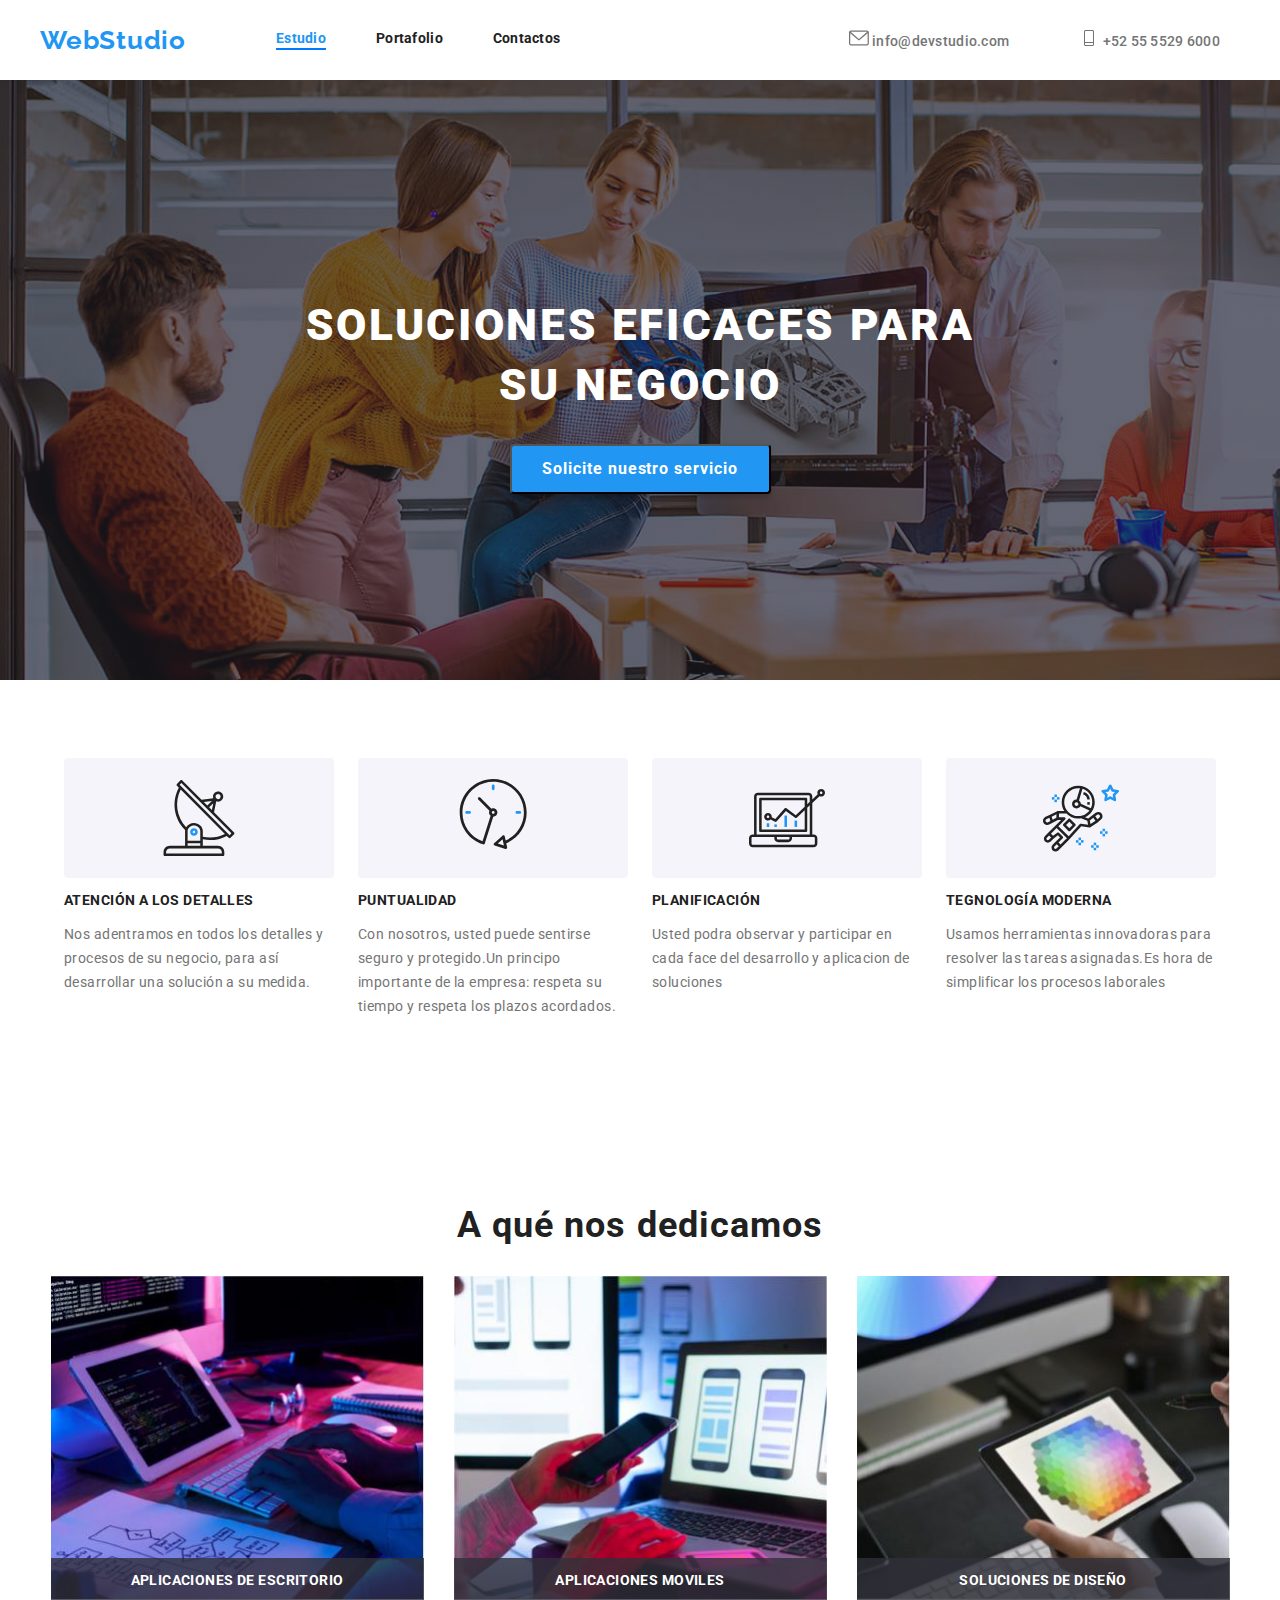
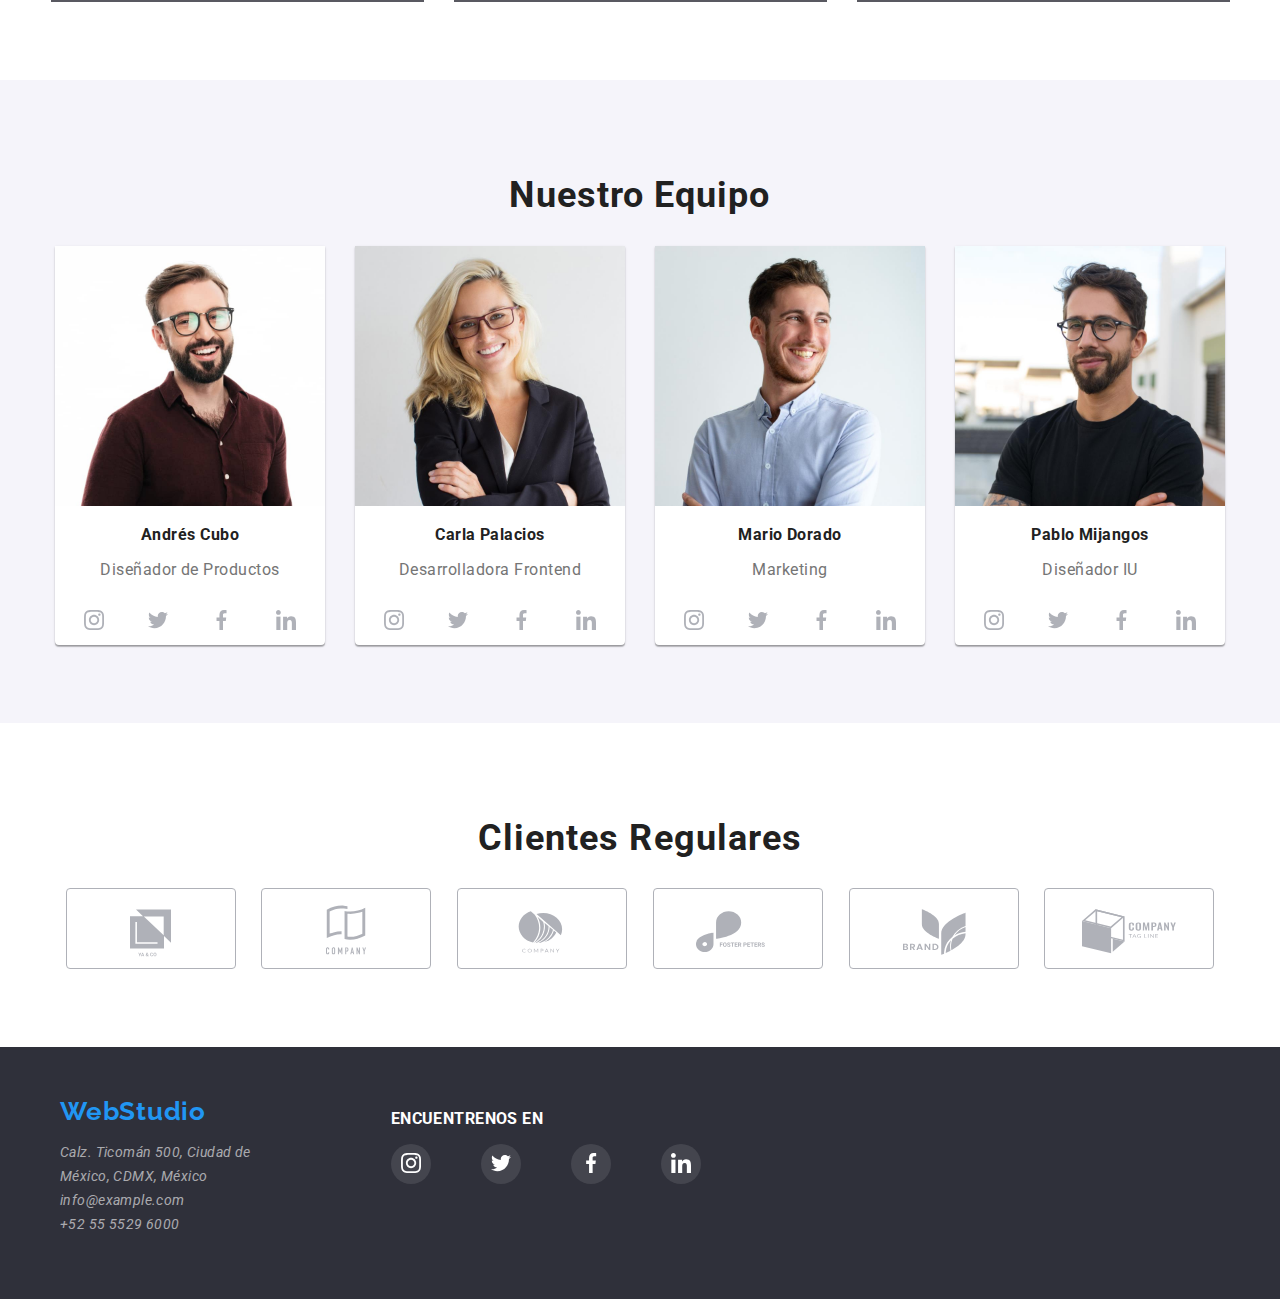
<file: index.html>
<!DOCTYPE html>
<html lang="es">
  <head>
    <meta charset="UTF-8" />
    <meta name="viewport" content="width=device-width, initial-scale=1.0" />
    <link rel="preconnect" href="https://fonts.googleapis.com" />
    <link rel="preconnect" href="https://fonts.gstatic.com" crossorigin />
    <link
      href="https://fonts.googleapis.com/css2?family=Raleway:wght@700&family=Roboto&display=swap"
      rel="stylesheet"
    />
    <link rel="stylesheet" href="css/modern-normalize.css" />
    <link rel="stylesheet" href="css/styles.css" />
    <title>WebStudio</title>
  </head>
  <body>
    <header>
      <div class="container container-header">
        <nav class="navigation-bar">
          <a href="./index.html" class="header-logo">WebStudio</a>
          <ul class="navigation-list">
            <li>
              <a href="index.html" class="nav-list-item active">Estudio</a>
            </li>
            <li>
              <a href="portafolio.html" class="nav-list-item">Portafolio</a>
            </li>
            <li><a href="#" class="nav-list-item">Contactos</a></li>
          </ul>
        </nav>
        <ul class="list-contact">
          <li>
            <a href="mailto:info@devstudio.com" class="list-contact-item">
              <svg width="20px" height="16px">
                <use href="./images/icons/symbol-defs.svg#icon-sobre"></use>
              </svg>
              info@devstudio.com
            </a>
          </li>
          <li>
            <a href="tel:+525555296000" class="list-contact-item">
              <svg width="20px" height="16px">
                <use href="./images/icons/symbol-defs.svg#icon-telefono"></use>
              </svg>

              +52 55 5529 6000
            </a>
          </li>
        </ul>
      </div>
    </header>
    <main>
      <section id="main__main" class="banner">
        <div class="container container-banner">
          <h1 class="title-banner">SOLUCIONES EFICACES PARA SU NEGOCIO</h1>
          <button type="button" class="btn-banner boton-solicitud">
            Solicite nuestro servicio
          </button>
        </div>
      </section>
      <section id="main__descripcion" class="section">
        <div class="container">
          <ul class="main-list-descripcion">
            <li>
              <div class="item-img">
                <svg class="" width="76px" height="78px">
                  <use
                    href="./images/icons/symbol-defs.svg#icon-antena-1"
                  ></use>
                </svg>
              </div>

              <h3 class="title-main-descripcion">ATENCIÓN A LOS DETALLES</h3>
              <p class="item-description">
                Nos adentramos en todos los detalles y procesos de su negocio,
                para así desarrollar una solución a su medida.
              </p>
            </li>
            <li>
              <div class="item-img">
                <svg class="" width="76px" height="78px">
                  <use href="./images/icons/symbol-defs.svg#icon-reloj-1"></use>
                </svg>
              </div>
              <h3 class="title-main-descripcion">PUNTUALIDAD</h3>
              <p class="item-description">
                Con nosotros, usted puede sentirse seguro y protegido.Un
                principo importante de la empresa: respeta su tiempo y respeta
                los plazos acordados.
              </p>
            </li>
            <li>
              <div class="item-img">
                <svg class="" width="76px" height="78px">
                  <use
                    href="./images/icons/symbol-defs.svg#icon-diagrama-1"
                  ></use>
                </svg>
              </div>
              <h3 class="title-main-descripcion">PLANIFICACIÓN</h3>
              <p class="item-description">
                Usted podra observar y participar en cada face del desarrollo y
                aplicacion de soluciones
              </p>
            </li>
            <li>
              <div class="item-img">
                <svg class="" width="76px" height="78px">
                  <use
                    href="./images/icons/symbol-defs.svg#icon-astronauta-1"
                  ></use>
                </svg>
              </div>
              <h3 class="title-main-descripcion">TEGNOLOGÍA MODERNA</h3>
              <p class="item-description">
                Usamos herramientas innovadoras para resolver las tareas
                asignadas.Es hora de simplificar los procesos laborales
              </p>
            </li>
          </ul>
        </div>
      </section>
      <section id="main__ofrecemos" class="section">
        <div class="container container-services">
          <h2 class="title-main-services">A qué nos dedicamos</h2>
          <ul class="main-list-services">
            <li class="service-card">
              <div class="card-overlay">
                <p class="overlay-text">APLICACIONES DE ESCRITORIO</p>
              </div>
              <img
                src="./images/caja_1.jpg"
                alt="primera imagen izquierda"
                width="373"
                height="323"
              />
            </li>
            <li class="service-card">
              <div class="card-overlay">
                <p class="overlay-text">APLICACIONES MOVILES</p>
              </div>
              <img
                src="./images/caja_2.jpg"
                alt="segunda imagen centro"
                width="373"
                height="323"
              />
            </li>
            <li class="service-card">
              <div class="card-overlay">
                <p class="overlay-text">SOLUCIONES DE DISEÑO</p>
              </div>
              <img
                src="./images/caja_3.jpg"
                alt="tercera imagen derecha"
                width="373"
                height="323"
              />
            </li>
          </ul>
        </div>
      </section>
      <section id="main__Equipo" class="section team-section">
        <div class="container">
          <h2 class="title-main-team">Nuestro Equipo</h2>
          <ul class="main-list-team">
            <li class="target">
              <img
                src="./images/andres_c.jpg"
                alt="Andres Cubo"
                width="270"
                height="260"
              />
              <h3 class="title-item-team">Andrés Cubo</h3>
              <p class="professions">Diseñador de Productos</p>
              <ul class="redes-tarjetas">
                <li>
                  <a class="redes-sociales">
                    <svg width="20" height="20">
                      <use
                        href="./images/icons/symbol-defs.svg#icon-instagram"
                      ></use>
                    </svg>
                  </a>
                </li>
                <li>
                  <a class="redes-sociales">
                    <svg width="20" height="20">
                      <use
                        href="./images/icons/symbol-defs.svg#icon-twitter"
                      ></use>
                    </svg>
                  </a>
                </li>
                <li>
                  <a class="redes-sociales">
                    <svg width="20" height="20">
                      <use
                        href="./images/icons/symbol-defs.svg#icon-facebook"
                      ></use>
                    </svg>
                  </a>
                </li>
                <li>
                  <a class="redes-sociales">
                    <svg width="20" height="20">
                      <use
                        href="./images/icons/symbol-defs.svg#icon-linkedin"
                      ></use>
                    </svg>
                  </a>
                </li>
              </ul>
            </li>

            <li class="target">
              <img src="./images/carla_p.jpg" width="270" height:="260"
              alt="Carla Palacios" />
              <h3 class="title-item-team">Carla Palacios</h3>
              <p class="professions">Desarrolladora Frontend</p>
              <ul class="redes-tarjetas">
                <li>
                  <a class="redes-sociales">
                    <svg width="20" height="20">
                      <use
                        href="./images/icons/symbol-defs.svg#icon-instagram"
                      ></use>
                    </svg>
                  </a>
                </li>
                <li>
                  <a class="redes-sociales">
                    <svg width="20" height="20">
                      <use
                        href="./images/icons/symbol-defs.svg#icon-twitter"
                      ></use>
                    </svg>
                  </a>
                </li>
                <li>
                  <a class="redes-sociales">
                    <svg width="20" height="20">
                      <use
                        href="./images/icons/symbol-defs.svg#icon-facebook"
                      ></use>
                    </svg>
                  </a>
                </li>
                <li>
                  <a class="redes-sociales">
                    <svg width="20" height="20">
                      <use
                        href="./images/icons/symbol-defs.svg#icon-linkedin"
                      ></use>
                    </svg>
                  </a>
                </li>
              </ul>
            </li>
            <li class="target">
              <img src="./images/mario_d.jpg" width="270" height:="260"
              alt="Mario Dorado" />
              <h3 class="title-item-team">Mario Dorado</h3>
              <p class="professions">Marketing</p>
              <ul class="redes-tarjetas">
                <li>
                  <a class="redes-sociales">
                    <svg width="20" height="20">
                      <use
                        href="./images/icons/symbol-defs.svg#icon-instagram"
                      ></use>
                    </svg>
                  </a>
                </li>
                <li>
                  <a class="redes-sociales">
                    <svg width="20" height="20">
                      <use
                        href="./images/icons/symbol-defs.svg#icon-twitter"
                      ></use>
                    </svg>
                  </a>
                </li>
                <li>
                  <a class="redes-sociales">
                    <svg width="20" height="20">
                      <use
                        href="./images/icons/symbol-defs.svg#icon-facebook"
                      ></use>
                    </svg>
                  </a>
                </li>
                <li>
                  <a class="redes-sociales">
                    <svg width="20" height="20">
                      <use
                        href="./images/icons/symbol-defs.svg#icon-linkedin"
                      ></use>
                    </svg>
                  </a>
                </li>
              </ul>
            </li>
            <li class="target">
              <img src="./images/pablo_m.jpg" width="270" height:="260"
              alt="Pablo Mijangos" />
              <h3 class="title-item-team">Pablo Mijangos</h3>
              <p class="professions">Diseñador IU</p>
              <ul class="redes-tarjetas">
                <li>
                  <a class="redes-sociales">
                    <svg width="20" height="20">
                      <use
                        href="./images/icons/symbol-defs.svg#icon-instagram"
                      ></use>
                    </svg>
                  </a>
                </li>
                <li>
                  <a class="redes-sociales">
                    <svg width="20" height="20">
                      <use
                        href="./images/icons/symbol-defs.svg#icon-twitter"
                      ></use>
                    </svg>
                  </a>
                </li>
                <li>
                  <a class="redes-sociales">
                    <svg width="20" height="20">
                      <use
                        href="./images/icons/symbol-defs.svg#icon-facebook"
                      ></use>
                    </svg>
                  </a>
                </li>
                <li>
                  <a class="redes-sociales">
                    <svg width="20" height="20">
                      <use
                        href="./images/icons/symbol-defs.svg#icon-linkedin"
                      ></use>
                    </svg>
                  </a>
                </li>
              </ul>
            </li>
          </ul>
        </div>
      </section>
      <section id="regular-customers" class="section">
        <h2 class="title-customers">Clientes Regulares</h2>
        <div class="container">
          <ul class="list-customers">
            <li>
              <div class="rectangulo">
                <svg width="106px">
                  <use href="./images/icons/symbol-defs.svg#icon-Logo-4"></use>
                </svg>
              </div>
            </li>

            <li>
              <div class="rectangulo">
                <svg width="106px">
                  <use href="./images/icons/symbol-defs.svg#icon-Logo-3"></use>
                </svg>
              </div>
            </li>
            <li>
              <div class="rectangulo">
                <svg width="106px">
                  <use href="./images/icons/symbol-defs.svg#icon-Logo-2"></use>
                </svg>
              </div>
            </li>
            <li>
              <div class="rectangulo">
                <svg width="106px">
                  <use href="./images/icons/symbol-defs.svg#icon-logo-5"></use>
                </svg>
              </div>
            </li>
            <li>
              <div class="rectangulo">
                <svg width="106px">
                  <use href="./images/icons/symbol-defs.svg#icon-Logo-1"></use>
                </svg>
              </div>
            </li>
            <li>
              <div class="rectangulo">
                <svg width="106px">
                  <use href="./images/icons/symbol-defs.svg#icon-Logo"></use>
                </svg>
              </div>
            </li>
          </ul>
        </div>
      </section>
    </main>
    <footer id="contactos">
      <div class="container container-footer">
        <address>
          <a href="#" class="logo-footer">WebStudio</a>
          <ul class="list-footer">
            <li>
              <a href="#" class="list-item-footer"
                >Calz. Ticomán 500, Ciudad de <br />México, CDMX, México</a
              >
            </li>
            <li>
              <a href="mailto:info@example.com" class="list-item-footer">
                info@example.com</a
              >
            </li>
            <li>
              <a href="tel:+525555296000" class="list-item-footer">
                +52 55 5529 6000</a
              >
            </li>
          </ul>
        </address>
        <div class="redes-footer">
          <h3>ENCUENTRENOS EN</h3>
          <div class="item-footer">
            <div class="circle">
              <use>
                <svg
                  width="20"
                  height="20"
                  viewBox="0 0 20 20"
                  fill="none"
                  xmlns="http://www.w3.org/2000/svg"
                >
                  <g id="instagram 2" clip-path="url(#clip0_75273_796)">
                    <path
                      id="Vector"
                      d="M19.9804 5.88005C19.9336 4.81738 19.7617 4.0868 19.5156 3.45374C19.2616 2.78176 18.8709 2.18014 18.359 1.68002C17.8589 1.1721 17.2533 0.777435 16.5891 0.527447C15.9524 0.281274 15.2256 0.109427 14.163 0.0625732C13.0924 0.0117516 12.7525 0 10.0371 0C7.32173 0 6.98185 0.0117516 5.91521 0.0586052C4.85253 0.105459 4.12195 0.277459 3.48904 0.523479C2.81692 0.777435 2.2153 1.16814 1.71517 1.68002C1.20726 2.18014 0.812743 2.78573 0.562603 3.44992C0.31643 4.0868 0.144583 4.81341 0.0977294 5.87609C0.0469078 6.9467 0.0351562 7.28658 0.0351562 10.002C0.0351562 12.7173 0.0469078 13.0572 0.0937614 14.1239C0.140615 15.1865 0.312615 15.9171 0.558787 16.5502C0.812743 17.2221 1.20726 17.8238 1.71517 18.3239C2.2153 18.8318 2.82088 19.2265 3.48508 19.4765C4.12195 19.7226 4.84856 19.8945 5.91139 19.9413C6.97788 19.9883 7.31791 19.9999 10.0333 19.9999C12.7487 19.9999 13.0885 19.9883 14.1552 19.9413C15.2179 19.8945 15.9484 19.7226 16.5813 19.4765C17.9254 18.9568 18.9881 17.8941 19.5078 16.5502C19.7538 15.9133 19.9258 15.1865 19.9727 14.1239C20.0195 13.0572 20.0313 12.7173 20.0313 10.002C20.0313 7.28658 20.0273 6.9467 19.9804 5.88005ZM18.1794 14.0457C18.1364 15.0225 17.9723 15.5499 17.8356 15.9015C17.4995 16.7728 16.808 17.4643 15.9367 17.8004C15.5851 17.9372 15.0538 18.1012 14.0809 18.1441C13.026 18.1911 12.7096 18.2027 10.0411 18.2027C7.37255 18.2027 7.05221 18.1911 6.00113 18.1441C5.02438 18.1012 4.49693 17.9372 4.1453 17.8004C3.71171 17.6402 3.31704 17.3862 2.9967 17.0541C2.6646 16.7298 2.41065 16.3391 2.2504 15.9055C2.11365 15.5539 1.94959 15.0225 1.90671 14.0497C1.8597 12.9948 1.8481 12.6783 1.8481 10.0097C1.8481 7.34122 1.8597 7.02087 1.90671 5.96995C1.94959 4.99319 2.11365 4.46575 2.2504 4.11412C2.41065 3.68038 2.6646 3.28586 3.00067 2.96536C3.32483 2.63327 3.71553 2.37931 4.14927 2.21921C4.5009 2.08247 5.03231 1.9184 6.0051 1.87537C7.05999 1.82851 7.37652 1.81676 10.0449 1.81676C12.7174 1.81676 13.0337 1.82851 14.0848 1.87537C15.0616 1.9184 15.589 2.08247 15.9407 2.21921C16.3742 2.37931 16.7689 2.63327 17.0893 2.96536C17.4213 3.28967 17.6753 3.68038 17.8356 4.11412C17.9723 4.46575 18.1364 4.99701 18.1794 5.96995C18.2263 7.02484 18.238 7.34122 18.238 10.0097C18.238 12.6783 18.2263 12.9908 18.1794 14.0457Z"
                      fill="white"
                    />
                    <path
                      id="Vector_2"
                      d="M10.0371 4.86414C7.20074 4.86414 4.89941 7.16531 4.89941 10.0019C4.89941 12.8384 7.20074 15.1396 10.0371 15.1396C12.8737 15.1396 15.1749 12.8384 15.1749 10.0019C15.1749 7.16531 12.8737 4.86414 10.0371 4.86414ZM10.0371 13.3346C8.19702 13.3346 6.70442 11.8421 6.70442 10.0019C6.70442 8.16159 8.19702 6.66914 10.0371 6.66914C11.8774 6.66914 13.3698 8.16159 13.3698 10.0019C13.3698 11.8421 11.8774 13.3346 10.0371 13.3346Z"
                      fill="white"
                    />
                    <path
                      id="Vector_3"
                      d="M16.5775 4.6611C16.5775 5.32346 16.0404 5.86052 15.3779 5.86052C14.7155 5.86052 14.1785 5.32346 14.1785 4.6611C14.1785 3.99858 14.7155 3.46167 15.3779 3.46167C16.0404 3.46167 16.5775 3.99858 16.5775 4.6611Z"
                      fill="white"
                    />
                  </g>
                  <defs>
                    <clipPath id="clip0_75273_796">
                      <rect width="20" height="20" fill="white" />
                    </clipPath>
                  </defs>
                </svg>
              </use>
            </div>
            <div class="circle">
              <use>
                <svg
                  width="20"
                  height="20"
                  viewBox="0 0 20 20"
                  fill="none"
                  xmlns="http://www.w3.org/2000/svg"
                >
                  <g id="twitter 1" clip-path="url(#clip0_75273_790)">
                    <g id="Grupo">
                      <g id="Grupo_2">
                        <path
                          id="Vector"
                          d="M20 3.79875C19.2563 4.125 18.4637 4.34125 17.6375 4.44625C18.4875 3.93875 19.1363 3.14125 19.4412 2.18C18.6488 2.6525 17.7738 2.98625 16.8412 3.1725C16.0887 2.37125 15.0162 1.875 13.8462 1.875C11.5763 1.875 9.74875 3.7175 9.74875 5.97625C9.74875 6.30125 9.77625 6.61375 9.84375 6.91125C6.435 6.745 3.41875 5.11125 1.3925 2.6225C1.03875 3.23625 0.83125 3.93875 0.83125 4.695C0.83125 6.115 1.5625 7.37375 2.6525 8.1025C1.99375 8.09 1.3475 7.89875 0.8 7.5975C0.8 7.61 0.8 7.62625 0.8 7.6425C0.8 9.635 2.22125 11.29 4.085 11.6712C3.75125 11.7625 3.3875 11.8062 3.01 11.8062C2.7475 11.8062 2.4825 11.7913 2.23375 11.7362C2.765 13.36 4.2725 14.5538 6.065 14.5925C4.67 15.6838 2.89875 16.3412 0.98125 16.3412C0.645 16.3412 0.3225 16.3263 0 16.285C1.81625 17.4563 3.96875 18.125 6.29 18.125C13.835 18.125 17.96 11.875 17.96 6.4575C17.96 6.27625 17.9538 6.10125 17.945 5.9275C18.7588 5.35 19.4425 4.62875 20 3.79875Z"
                          fill="white"
                        />
                      </g>
                    </g>
                  </g>
                  <defs>
                    <clipPath id="clip0_75273_790">
                      <rect width="20" height="20" fill="white" />
                    </clipPath>
                  </defs>
                </svg>
              </use>
            </div>

            <div class="circle">
              <use>
                <svg
                  width="20"
                  height="20"
                  viewBox="0 0 20 20"
                  fill="none"
                  xmlns="http://www.w3.org/2000/svg"
                >
                  <g id="facebook 1" clip-path="url(#clip0_75273_786)">
                    <path
                      id="Vector"
                      d="M13.3309 3.32083H15.1567V0.140833C14.8417 0.0975 13.7584 0 12.4967 0C9.86422 0 8.06088 1.65583 8.06088 4.69917V7.5H5.15588V11.055H8.06088V20H11.6226V11.0558H14.4101L14.8526 7.50083H11.6217V5.05167C11.6226 4.02417 11.8992 3.32083 13.3309 3.32083Z"
                      fill="white"
                    />
                  </g>
                  <defs>
                    <clipPath id="clip0_75273_786">
                      <rect width="20" height="20" fill="white" />
                    </clipPath>
                  </defs>
                </svg>
              </use>
            </div>
            <div class="circle">
              <use>
                <svg
                  width="20"
                  height="20"
                  viewBox="0 0 20 20"
                  fill="none"
                  xmlns="http://www.w3.org/2000/svg"
                >
                  <g id="linkedin 1" clip-path="url(#clip0_75273_780)">
                    <path
                      id="Vector"
                      d="M19.995 20.0001V19.9993H20V12.6643C20 9.07593 19.2275 6.31177 15.0325 6.31177C13.0158 6.31177 11.6625 7.41843 11.11 8.4676H11.0517V6.64677H7.07416V19.9993H11.2158V13.3876C11.2158 11.6468 11.5458 9.96343 13.7017 9.96343C15.8258 9.96343 15.8575 11.9501 15.8575 13.4993V20.0001H19.995Z"
                      fill="white"
                    />
                    <path
                      id="Vector_2"
                      d="M0.329956 6.64746H4.47662V20H0.329956V6.64746Z"
                      fill="white"
                    />
                    <path
                      id="Vector_3"
                      d="M2.40167 0C1.07583 0 0 1.07583 0 2.40167C0 3.7275 1.07583 4.82583 2.40167 4.82583C3.7275 4.82583 4.80333 3.7275 4.80333 2.40167C4.8025 1.07583 3.72667 0 2.40167 0V0Z"
                      fill="white"
                    />
                  </g>
                  <defs>
                    <clipPath id="clip0_75273_780">
                      <rect width="20" height="20" fill="white" />
                    </clipPath>
                  </defs>
                </svg>
              </use>
            </div>
          </div>
        </div>
      </div>
    </footer>
  </body>
</html>
</file>
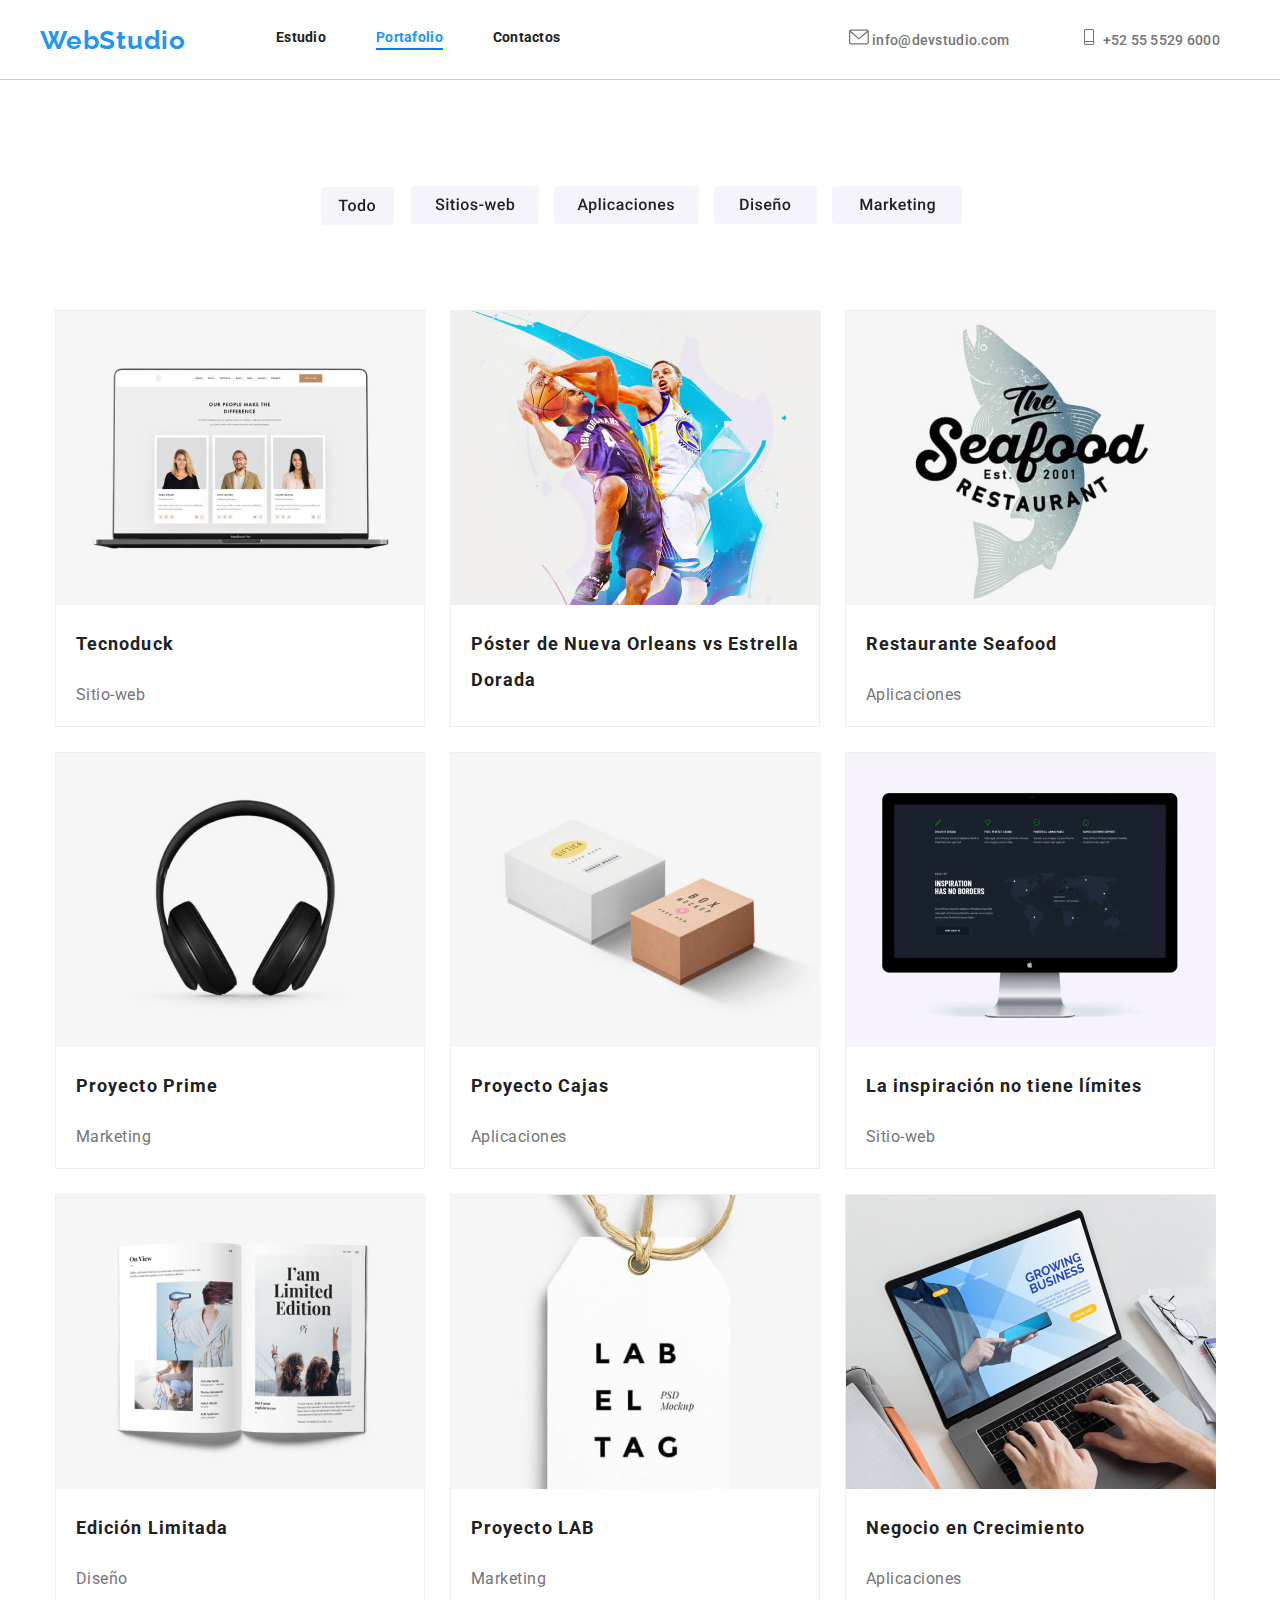
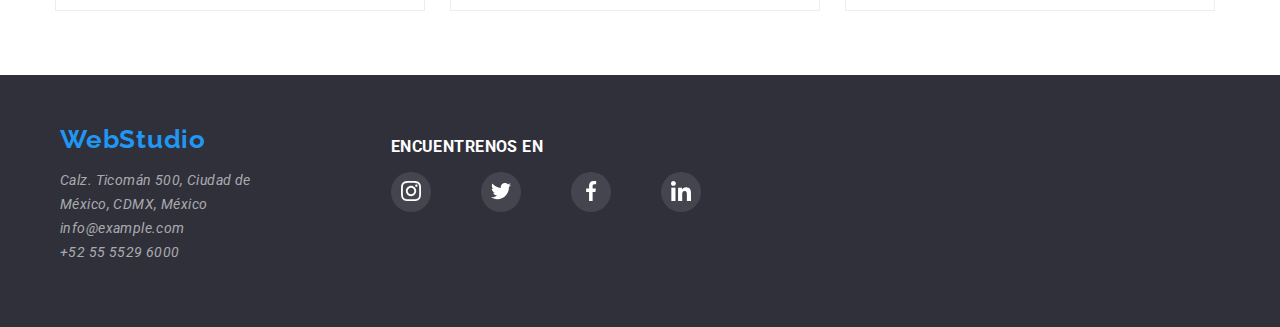
<file: portafolio.html>
<!DOCTYPE html>
<html lang="es">
  <head>
    <meta charset="UTF-8" />
    <meta name="viewport" content="width=device-width, initial-scale=1.0" />
    <title>WebStudio - Portafolio</title>
    <link rel="stylesheet" href="css/modern-normalize.css" />
    <link rel="stylesheet" href="./css/styles.css" />
    <link rel="preconnect" href="https://fonts.googleapis.com" />
    <link rel="preconnect" href="https://fonts.gstatic.com" crossorigin />
    <link
      href="https://fonts.googleapis.com/css2?family=Raleway:wght@700&family=Roboto:wght@400;500;700;900&display=swap"
      rel="stylesheet"
    />
    <link rel="stylesheet" href="css/modern-normalize.css" />
    <link rel="stylesheet" href="css/styles.css" />
  </head>
  <body>
    <header class="portafolio-header">
      <div class="container container-header">
        <nav class="navigation-bar">
          <a href="./index.html" class="header-logo">WebStudio</a>
          <ul class="navigation-list">
            <li><a href="index.html" class="nav-list-item">Estudio</a></li>
            <li>
              <a href="portafolio.html" class="nav-list-item active"
                >Portafolio</a
              >
            </li>
            <li><a href="#" class="nav-list-item">Contactos</a></li>
          </ul>
        </nav>
        <ul class="list-contact">
          <li>
            <a href="mailto:info@devstudio.com" class="list-contact-item">
              <svg width="20px" height="16px">
                <use href="./images/icons/symbol-defs.svg#icon-sobre"></use>
              </svg>
              info@devstudio.com
            </a>
          </li>
          <li>
            <a href="tel:+525555296000" class="list-contact-item">
              <svg width="20px" height="16px">
                <use href="./images/icons/symbol-defs.svg#icon-telefono"></use>
              </svg>

              +52 55 5529 6000
            </a>
          </li>
        </ul>
      </div>
    </header>
    <main>
      <ul class="list-portafolio-products">
        <li>
          <use>
            <svg
              width="77"
              height="43"
              viewBox="0 0 77 43"
              fill="none"
              xmlns="http://www.w3.org/2000/svg"
              class="img-button-portafolio"
            >
              <g filter="url(#filter0_ddd_1_718)">
                <rect
                  x="2"
                  y="1"
                  width="73"
                  height="38"
                  rx="4"
                  fill="#F5F4FA"
                />
              </g>
              <path
                d="M25.2019 13.625V25H23.2566V13.625H25.2019ZM28.7722 13.625V15.1875H19.7175V13.625H28.7722ZM29.1116 20.8672V20.6875C29.1116 20.0781 29.2001 19.513 29.3772 18.9922C29.5543 18.4661 29.8095 18.0104 30.1428 17.625C30.4814 17.2344 30.8928 16.9323 31.3772 16.7188C31.8668 16.5 32.4189 16.3906 33.0334 16.3906C33.6532 16.3906 34.2053 16.5 34.6897 16.7188C35.1793 16.9323 35.5933 17.2344 35.9319 17.625C36.2704 18.0104 36.5282 18.4661 36.7053 18.9922C36.8824 19.513 36.9709 20.0781 36.9709 20.6875V20.8672C36.9709 21.4766 36.8824 22.0417 36.7053 22.5625C36.5282 23.0833 36.2704 23.5391 35.9319 23.9297C35.5933 24.3151 35.1819 24.6172 34.6975 24.8359C34.2131 25.0495 33.6636 25.1562 33.0491 25.1562C32.4293 25.1562 31.8746 25.0495 31.385 24.8359C30.9006 24.6172 30.4892 24.3151 30.1506 23.9297C29.8121 23.5391 29.5543 23.0833 29.3772 22.5625C29.2001 22.0417 29.1116 21.4766 29.1116 20.8672ZM30.9944 20.6875V20.8672C30.9944 21.2474 31.0334 21.6068 31.1116 21.9453C31.1897 22.2839 31.3121 22.5807 31.4788 22.8359C31.6454 23.0911 31.859 23.2917 32.1194 23.4375C32.3798 23.5833 32.6897 23.6562 33.0491 23.6562C33.398 23.6562 33.7001 23.5833 33.9553 23.4375C34.2157 23.2917 34.4293 23.0911 34.5959 22.8359C34.7626 22.5807 34.885 22.2839 34.9631 21.9453C35.0465 21.6068 35.0881 21.2474 35.0881 20.8672V20.6875C35.0881 20.3125 35.0465 19.9583 34.9631 19.625C34.885 19.2865 34.76 18.987 34.5881 18.7266C34.4215 18.4661 34.2079 18.263 33.9475 18.1172C33.6923 17.9661 33.3876 17.8906 33.0334 17.8906C32.6793 17.8906 32.372 17.9661 32.1116 18.1172C31.8564 18.263 31.6454 18.4661 31.4788 18.7266C31.3121 18.987 31.1897 19.2865 31.1116 19.625C31.0334 19.9583 30.9944 20.3125 30.9944 20.6875ZM44.1853 23.25V13H46.0759V25H44.365L44.1853 23.25ZM38.6853 20.8672V20.7031C38.6853 20.0625 38.7608 19.4792 38.9119 18.9531C39.0629 18.4219 39.2817 17.9661 39.5681 17.5859C39.8546 17.2005 40.2035 16.9062 40.615 16.7031C41.0265 16.4948 41.49 16.3906 42.0056 16.3906C42.516 16.3906 42.964 16.4896 43.3494 16.6875C43.7348 16.8854 44.0629 17.1693 44.3337 17.5391C44.6046 17.9036 44.8207 18.3411 44.9822 18.8516C45.1436 19.3568 45.2582 19.9193 45.3259 20.5391V21.0625C45.2582 21.6667 45.1436 22.2188 44.9822 22.7188C44.8207 23.2188 44.6046 23.651 44.3337 24.0156C44.0629 24.3802 43.7322 24.6615 43.3416 24.8594C42.9561 25.0573 42.5056 25.1562 41.99 25.1562C41.4796 25.1562 41.0186 25.0495 40.6072 24.8359C40.2009 24.6224 39.8546 24.3229 39.5681 23.9375C39.2817 23.5521 39.0629 23.099 38.9119 22.5781C38.7608 22.0521 38.6853 21.4818 38.6853 20.8672ZM40.5681 20.7031V20.8672C40.5681 21.2526 40.602 21.612 40.6697 21.9453C40.7426 22.2786 40.8546 22.5729 41.0056 22.8281C41.1567 23.0781 41.352 23.276 41.5916 23.4219C41.8364 23.5625 42.128 23.6328 42.4666 23.6328C42.8936 23.6328 43.2452 23.5391 43.5212 23.3516C43.7973 23.1641 44.0134 22.9115 44.1697 22.5938C44.3311 22.2708 44.4405 21.9115 44.4978 21.5156V20.1016C44.4666 19.7943 44.4015 19.5078 44.3025 19.2422C44.2087 18.9766 44.0811 18.7448 43.9197 18.5469C43.7582 18.3438 43.5577 18.1875 43.3181 18.0781C43.0837 17.9635 42.8051 17.9062 42.4822 17.9062C42.1384 17.9062 41.8468 17.9792 41.6072 18.125C41.3676 18.2708 41.1697 18.4714 41.0134 18.7266C40.8624 18.9818 40.7504 19.2786 40.6775 19.6172C40.6046 19.9557 40.5681 20.3177 40.5681 20.7031ZM48.1653 20.8672V20.6875C48.1653 20.0781 48.2539 19.513 48.4309 18.9922C48.608 18.4661 48.8632 18.0104 49.1966 17.625C49.5351 17.2344 49.9466 16.9323 50.4309 16.7188C50.9205 16.5 51.4726 16.3906 52.0872 16.3906C52.707 16.3906 53.2591 16.5 53.7434 16.7188C54.233 16.9323 54.6471 17.2344 54.9856 17.625C55.3242 18.0104 55.582 18.4661 55.7591 18.9922C55.9361 19.513 56.0247 20.0781 56.0247 20.6875V20.8672C56.0247 21.4766 55.9361 22.0417 55.7591 22.5625C55.582 23.0833 55.3242 23.5391 54.9856 23.9297C54.6471 24.3151 54.2356 24.6172 53.7513 24.8359C53.2669 25.0495 52.7174 25.1562 52.1028 25.1562C51.483 25.1562 50.9283 25.0495 50.4388 24.8359C49.9544 24.6172 49.5429 24.3151 49.2044 23.9297C48.8658 23.5391 48.608 23.0833 48.4309 22.5625C48.2539 22.0417 48.1653 21.4766 48.1653 20.8672ZM50.0481 20.6875V20.8672C50.0481 21.2474 50.0872 21.6068 50.1653 21.9453C50.2434 22.2839 50.3658 22.5807 50.5325 22.8359C50.6992 23.0911 50.9127 23.2917 51.1731 23.4375C51.4335 23.5833 51.7434 23.6562 52.1028 23.6562C52.4518 23.6562 52.7539 23.5833 53.0091 23.4375C53.2695 23.2917 53.483 23.0911 53.6497 22.8359C53.8164 22.5807 53.9388 22.2839 54.0169 21.9453C54.1002 21.6068 54.1419 21.2474 54.1419 20.8672V20.6875C54.1419 20.3125 54.1002 19.9583 54.0169 19.625C53.9388 19.2865 53.8138 18.987 53.6419 18.7266C53.4752 18.4661 53.2617 18.263 53.0013 18.1172C52.746 17.9661 52.4414 17.8906 52.0872 17.8906C51.733 17.8906 51.4257 17.9661 51.1653 18.1172C50.9101 18.263 50.6992 18.4661 50.5325 18.7266C50.3658 18.987 50.2434 19.2865 50.1653 19.625C50.0872 19.9583 50.0481 20.3125 50.0481 20.6875Z"
                fill="#212121"
              />
            </svg>
          </use>
        </li>
        <li>
          <use>
            <svg
              width="128"
              height="38"
              viewBox="0 0 128 38"
              fill="none"
              xmlns="http://www.w3.org/2000/svg"
              class="img-button-portafolio"
            >
              <rect width="128" height="38" rx="4" fill="#F5F4FA" />
              <path
                d="M31.2931 21.0703C31.2931 20.8359 31.2567 20.6276 31.1838 20.4453C31.116 20.263 30.9936 20.0964 30.8166 19.9453C30.6395 19.7943 30.3895 19.6484 30.0666 19.5078C29.7489 19.362 29.3426 19.2135 28.8478 19.0625C28.3061 18.8958 27.8061 18.7109 27.3478 18.5078C26.8947 18.2995 26.4989 18.0599 26.1603 17.7891C25.8218 17.513 25.5588 17.1979 25.3713 16.8438C25.1838 16.4844 25.09 16.0703 25.09 15.6016C25.09 15.138 25.1864 14.7161 25.3791 14.3359C25.577 13.9557 25.8556 13.6276 26.215 13.3516C26.5796 13.0703 27.0093 12.8542 27.5041 12.7031C27.9989 12.5469 28.5457 12.4688 29.1447 12.4688C29.9884 12.4688 30.715 12.625 31.3244 12.9375C31.939 13.25 32.4103 13.6693 32.7384 14.1953C33.0718 14.7214 33.2384 15.3021 33.2384 15.9375H31.2931C31.2931 15.5625 31.2124 15.2318 31.0509 14.9453C30.8947 14.6536 30.6551 14.4245 30.3322 14.2578C30.0145 14.0911 29.6108 14.0078 29.1213 14.0078C28.6577 14.0078 28.2723 14.0781 27.965 14.2188C27.6577 14.3594 27.4285 14.5495 27.2775 14.7891C27.1265 15.0286 27.0509 15.2995 27.0509 15.6016C27.0509 15.8151 27.1004 16.0104 27.1994 16.1875C27.2983 16.3594 27.4494 16.5208 27.6525 16.6719C27.8556 16.8177 28.1108 16.9557 28.4181 17.0859C28.7254 17.2161 29.0874 17.3411 29.5041 17.4609C30.1343 17.6484 30.6838 17.8568 31.1525 18.0859C31.6213 18.3099 32.0119 18.5651 32.3244 18.8516C32.6369 19.138 32.8713 19.4635 33.0275 19.8281C33.1838 20.1875 33.2619 20.5964 33.2619 21.0547C33.2619 21.5339 33.1655 21.9661 32.9728 22.3516C32.7801 22.7318 32.5041 23.0573 32.1447 23.3281C31.7905 23.5938 31.3634 23.7995 30.8634 23.9453C30.3686 24.0859 29.8166 24.1562 29.2072 24.1562C28.6603 24.1562 28.1213 24.0833 27.59 23.9375C27.064 23.7917 26.5848 23.5703 26.1525 23.2734C25.7202 22.9714 25.3765 22.5964 25.1213 22.1484C24.866 21.6953 24.7384 21.1667 24.7384 20.5625H26.6994C26.6994 20.9323 26.7619 21.2474 26.8869 21.5078C27.0171 21.7682 27.1968 21.9818 27.4259 22.1484C27.6551 22.3099 27.9207 22.4297 28.2228 22.5078C28.5301 22.5859 28.8582 22.625 29.2072 22.625C29.6655 22.625 30.0483 22.5599 30.3556 22.4297C30.6681 22.2995 30.9025 22.1172 31.0588 21.8828C31.215 21.6484 31.2931 21.3776 31.2931 21.0703ZM37.3044 15.5469V24H35.4137V15.5469H37.3044ZM35.2887 13.3281C35.2887 13.0417 35.3825 12.8047 35.57 12.6172C35.7627 12.4245 36.0283 12.3281 36.3669 12.3281C36.7002 12.3281 36.9632 12.4245 37.1559 12.6172C37.3486 12.8047 37.445 13.0417 37.445 13.3281C37.445 13.6094 37.3486 13.8438 37.1559 14.0312C36.9632 14.2188 36.7002 14.3125 36.3669 14.3125C36.0283 14.3125 35.7627 14.2188 35.57 14.0312C35.3825 13.8438 35.2887 13.6094 35.2887 13.3281ZM43.7219 15.5469V16.9219H38.9563V15.5469H43.7219ZM40.3313 13.4766H42.2141V21.6641C42.2141 21.9245 42.2505 22.125 42.3234 22.2656C42.4016 22.401 42.5083 22.4922 42.6438 22.5391C42.7792 22.5859 42.938 22.6094 43.1203 22.6094C43.2505 22.6094 43.3755 22.6016 43.4953 22.5859C43.6151 22.5703 43.7115 22.5547 43.7844 22.5391L43.7922 23.9766C43.6359 24.0234 43.4536 24.0651 43.2453 24.1016C43.0422 24.138 42.8078 24.1562 42.5422 24.1562C42.1099 24.1562 41.7271 24.0807 41.3938 23.9297C41.0604 23.7734 40.8 23.5208 40.6125 23.1719C40.425 22.8229 40.3313 22.3594 40.3313 21.7812V13.4766ZM47.6706 15.5469V24H45.78V15.5469H47.6706ZM45.655 13.3281C45.655 13.0417 45.7488 12.8047 45.9363 12.6172C46.129 12.4245 46.3946 12.3281 46.7331 12.3281C47.0665 12.3281 47.3295 12.4245 47.5222 12.6172C47.7149 12.8047 47.8113 13.0417 47.8113 13.3281C47.8113 13.6094 47.7149 13.8438 47.5222 14.0312C47.3295 14.2188 47.0665 14.3125 46.7331 14.3125C46.3946 14.3125 46.129 14.2188 45.9363 14.0312C45.7488 13.8438 45.655 13.6094 45.655 13.3281ZM49.8538 19.8672V19.6875C49.8538 19.0781 49.9423 18.513 50.1194 17.9922C50.2965 17.4661 50.5517 17.0104 50.885 16.625C51.2235 16.2344 51.635 15.9323 52.1194 15.7188C52.609 15.5 53.161 15.3906 53.7756 15.3906C54.3954 15.3906 54.9475 15.5 55.4319 15.7188C55.9215 15.9323 56.3355 16.2344 56.6741 16.625C57.0126 17.0104 57.2704 17.4661 57.4475 17.9922C57.6246 18.513 57.7131 19.0781 57.7131 19.6875V19.8672C57.7131 20.4766 57.6246 21.0417 57.4475 21.5625C57.2704 22.0833 57.0126 22.5391 56.6741 22.9297C56.3355 23.3151 55.9241 23.6172 55.4397 23.8359C54.9553 24.0495 54.4058 24.1562 53.7913 24.1562C53.1715 24.1562 52.6168 24.0495 52.1272 23.8359C51.6428 23.6172 51.2314 23.3151 50.8928 22.9297C50.5543 22.5391 50.2965 22.0833 50.1194 21.5625C49.9423 21.0417 49.8538 20.4766 49.8538 19.8672ZM51.7366 19.6875V19.8672C51.7366 20.2474 51.7756 20.6068 51.8538 20.9453C51.9319 21.2839 52.0543 21.5807 52.2209 21.8359C52.3876 22.0911 52.6011 22.2917 52.8616 22.4375C53.122 22.5833 53.4319 22.6562 53.7913 22.6562C54.1402 22.6562 54.4423 22.5833 54.6975 22.4375C54.9579 22.2917 55.1715 22.0911 55.3381 21.8359C55.5048 21.5807 55.6272 21.2839 55.7053 20.9453C55.7886 20.6068 55.8303 20.2474 55.8303 19.8672V19.6875C55.8303 19.3125 55.7886 18.9583 55.7053 18.625C55.6272 18.2865 55.5022 17.987 55.3303 17.7266C55.1636 17.4661 54.9501 17.263 54.6897 17.1172C54.4345 16.9661 54.1298 16.8906 53.7756 16.8906C53.4215 16.8906 53.1142 16.9661 52.8538 17.1172C52.5985 17.263 52.3876 17.4661 52.2209 17.7266C52.0543 17.987 51.9319 18.2865 51.8538 18.625C51.7756 18.9583 51.7366 19.3125 51.7366 19.6875ZM64.5134 21.7109C64.5134 21.5234 64.4666 21.3542 64.3728 21.2031C64.2791 21.0469 64.0994 20.9062 63.8338 20.7812C63.5733 20.6562 63.1879 20.5417 62.6775 20.4375C62.2296 20.3385 61.8181 20.2214 61.4431 20.0859C61.0733 19.9453 60.7556 19.776 60.49 19.5781C60.2244 19.3802 60.0186 19.1458 59.8728 18.875C59.727 18.6042 59.6541 18.2917 59.6541 17.9375C59.6541 17.5938 59.7296 17.2682 59.8806 16.9609C60.0317 16.6536 60.2478 16.3828 60.5291 16.1484C60.8103 15.9141 61.1515 15.7292 61.5525 15.5938C61.9588 15.4583 62.4119 15.3906 62.9119 15.3906C63.6202 15.3906 64.227 15.5104 64.7322 15.75C65.2426 15.9844 65.6332 16.3047 65.9041 16.7109C66.1749 17.112 66.3103 17.5651 66.3103 18.0703H64.4275C64.4275 17.8464 64.3702 17.638 64.2556 17.4453C64.1463 17.2474 63.9796 17.0885 63.7556 16.9688C63.5317 16.8438 63.2504 16.7812 62.9119 16.7812C62.589 16.7812 62.3207 16.8333 62.1072 16.9375C61.8989 17.0365 61.7426 17.1667 61.6384 17.3281C61.5395 17.4896 61.49 17.6667 61.49 17.8594C61.49 18 61.516 18.1276 61.5681 18.2422C61.6254 18.3516 61.7192 18.4531 61.8494 18.5469C61.9796 18.6354 62.1567 18.7188 62.3806 18.7969C62.6098 18.875 62.8963 18.9505 63.24 19.0234C63.8858 19.1589 64.4405 19.3333 64.9041 19.5469C65.3728 19.7552 65.7322 20.026 65.9822 20.3594C66.2322 20.6875 66.3572 21.1042 66.3572 21.6094C66.3572 21.9844 66.2765 22.3281 66.115 22.6406C65.9588 22.9479 65.7296 23.2161 65.4275 23.4453C65.1254 23.6693 64.7634 23.8438 64.3416 23.9688C63.9249 24.0938 63.4561 24.1562 62.9353 24.1562C62.1697 24.1562 61.5213 24.0208 60.99 23.75C60.4588 23.474 60.0551 23.1224 59.7791 22.6953C59.5082 22.263 59.3728 21.8151 59.3728 21.3516H61.1931C61.214 21.7005 61.3103 21.9792 61.4822 22.1875C61.6593 22.3906 61.878 22.5391 62.1384 22.6328C62.4041 22.7214 62.6775 22.7656 62.9588 22.7656C63.2973 22.7656 63.5811 22.7214 63.8103 22.6328C64.0395 22.5391 64.214 22.4141 64.3338 22.2578C64.4535 22.0964 64.5134 21.9141 64.5134 21.7109ZM72.2747 18.3906V19.8906H68.1419V18.3906H72.2747ZM76.7 22.125L78.6531 15.5469H79.8563L79.5281 17.5156L77.5594 24H76.4813L76.7 22.125ZM75.5516 15.5469L77.075 22.1562L77.2 24H75.9969L73.7078 15.5469H75.5516ZM81.6844 22.0781L83.1609 15.5469H84.9969L82.7156 24H81.5125L81.6844 22.0781ZM80.0594 15.5469L81.9891 22.0469L82.2313 24H81.1531L79.1609 17.5078L78.8328 15.5469H80.0594ZM90.4847 24.1562C89.8597 24.1562 89.2946 24.0547 88.7894 23.8516C88.2894 23.6432 87.8623 23.3542 87.5081 22.9844C87.1592 22.6146 86.8909 22.1797 86.7034 21.6797C86.5159 21.1797 86.4222 20.6406 86.4222 20.0625V19.75C86.4222 19.0885 86.5185 18.4896 86.7113 17.9531C86.904 17.4167 87.1722 16.9583 87.5159 16.5781C87.8597 16.1927 88.2659 15.8984 88.7347 15.6953C89.2034 15.4922 89.7113 15.3906 90.2581 15.3906C90.8623 15.3906 91.3909 15.4922 91.8441 15.6953C92.2972 15.8984 92.6722 16.1849 92.9691 16.5547C93.2711 16.9193 93.4951 17.3542 93.6409 17.8594C93.792 18.3646 93.8675 18.9219 93.8675 19.5312V20.3359H87.3363V18.9844H92.0081V18.8359C91.9977 18.4974 91.93 18.1797 91.805 17.8828C91.6852 17.5859 91.5003 17.3464 91.2503 17.1641C91.0003 16.9818 90.667 16.8906 90.2503 16.8906C89.9378 16.8906 89.6592 16.9583 89.4144 17.0938C89.1748 17.224 88.9743 17.4141 88.8128 17.6641C88.6514 17.9141 88.5264 18.2161 88.4378 18.5703C88.3545 18.9193 88.3128 19.3125 88.3128 19.75V20.0625C88.3128 20.4323 88.3623 20.776 88.4613 21.0938C88.5654 21.4062 88.7165 21.6797 88.9144 21.9141C89.1123 22.1484 89.3519 22.3333 89.6331 22.4688C89.9144 22.599 90.2347 22.6641 90.5941 22.6641C91.0472 22.6641 91.4508 22.5729 91.805 22.3906C92.1592 22.2083 92.4665 21.9505 92.7269 21.6172L93.7191 22.5781C93.5368 22.8438 93.2998 23.099 93.0081 23.3438C92.7165 23.5833 92.3597 23.7786 91.9378 23.9297C91.5211 24.0807 91.0368 24.1562 90.4847 24.1562ZM95.8241 12H97.7069V22.1953L97.5272 24H95.8241V12ZM103.223 19.6953V19.8594C103.223 20.4844 103.152 21.0599 103.012 21.5859C102.876 22.1068 102.668 22.5599 102.387 22.9453C102.111 23.3307 101.767 23.6302 101.355 23.8438C100.949 24.0521 100.478 24.1562 99.9413 24.1562C99.4152 24.1562 98.9569 24.0573 98.5663 23.8594C98.1756 23.6615 97.8475 23.3802 97.5819 23.0156C97.3215 22.651 97.1105 22.2161 96.9491 21.7109C96.7876 21.2057 96.673 20.6484 96.6053 20.0391V19.5156C96.673 18.901 96.7876 18.3438 96.9491 17.8438C97.1105 17.3385 97.3215 16.9036 97.5819 16.5391C97.8475 16.1693 98.173 15.8854 98.5584 15.6875C98.9491 15.4896 99.4048 15.3906 99.9256 15.3906C100.467 15.3906 100.944 15.4948 101.355 15.7031C101.772 15.9115 102.118 16.2083 102.394 16.5938C102.67 16.974 102.876 17.4271 103.012 17.9531C103.152 18.4792 103.223 19.0599 103.223 19.6953ZM101.34 19.8594V19.6953C101.34 19.3151 101.308 18.9583 101.246 18.625C101.183 18.2865 101.079 17.9896 100.933 17.7344C100.793 17.4792 100.6 17.2786 100.355 17.1328C100.116 16.9818 99.8163 16.9062 99.4569 16.9062C99.1235 16.9062 98.8371 16.9635 98.5975 17.0781C98.3579 17.1927 98.1574 17.349 97.9959 17.5469C97.8345 17.7448 97.7069 17.974 97.6131 18.2344C97.5246 18.4948 97.4647 18.776 97.4334 19.0781V20.4922C97.4803 20.8828 97.5793 21.2422 97.7303 21.5703C97.8866 21.8932 98.1053 22.1536 98.3866 22.3516C98.6678 22.5443 99.0298 22.6406 99.4725 22.6406C99.8215 22.6406 100.116 22.5703 100.355 22.4297C100.595 22.2891 100.785 22.0938 100.926 21.8438C101.071 21.5885 101.176 21.2917 101.238 20.9531C101.306 20.6146 101.34 20.25 101.34 19.8594Z"
                fill="#212121"
              />
            </svg>
          </use>
        </li>
        <li>
          <use>
            <svg
              width="145"
              height="38"
              viewBox="0 0 145 38"
              fill="none"
              xmlns="http://www.w3.org/2000/svg"
              class="img-button-portafolio"
            >
              <rect width="145" height="38" rx="4" fill="#F5F4FA" />
              <path
                d="M30.9538 21.3516H26.5475L25.6256 24H23.5709L27.8678 12.625H29.6413L33.9459 24H31.8834L30.9538 21.3516ZM27.1022 19.7578H30.3991L28.7506 15.0391L27.1022 19.7578ZM42.5666 19.8594C42.5666 21.1667 42.2697 22.2109 41.6759 22.9922C41.0822 23.7682 40.2853 24.1562 39.2853 24.1562C38.3582 24.1562 37.616 23.8516 37.0588 23.2422V27.25H35.1603V15.5469H36.9103L36.9884 16.4062C37.5457 15.7292 38.3035 15.3906 39.2619 15.3906C40.2931 15.3906 41.1004 15.776 41.6838 16.5469C42.2723 17.3125 42.5666 18.3776 42.5666 19.7422V19.8594ZM40.6759 19.6953C40.6759 18.8516 40.5067 18.1823 40.1681 17.6875C39.8348 17.1927 39.3556 16.9453 38.7306 16.9453C37.9546 16.9453 37.3973 17.2656 37.0588 17.9062V21.6562C37.4025 22.3125 37.965 22.6406 38.7463 22.6406C39.3504 22.6406 39.8218 22.3984 40.1603 21.9141C40.5041 21.4245 40.6759 20.6849 40.6759 19.6953ZM46.6794 24H44.7809V12H46.6794V24ZM51.2531 24H49.3547V15.5469H51.2531V24ZM49.2375 13.3516C49.2375 13.0599 49.3286 12.8177 49.5109 12.625C49.6984 12.4323 49.9641 12.3359 50.3078 12.3359C50.6516 12.3359 50.9172 12.4323 51.1047 12.625C51.2922 12.8177 51.3859 13.0599 51.3859 13.3516C51.3859 13.638 51.2922 13.8776 51.1047 14.0703C50.9172 14.2578 50.6516 14.3516 50.3078 14.3516C49.9641 14.3516 49.6984 14.2578 49.5109 14.0703C49.3286 13.8776 49.2375 13.638 49.2375 13.3516ZM57.28 22.6406C57.754 22.6406 58.1472 22.5026 58.4597 22.2266C58.7722 21.9505 58.9389 21.6094 58.9597 21.2031H60.7488C60.7279 21.7292 60.5639 22.2214 60.2566 22.6797C59.9493 23.1328 59.5326 23.4922 59.0066 23.7578C58.4805 24.0234 57.9128 24.1562 57.3034 24.1562C56.1211 24.1562 55.1836 23.7734 54.4909 23.0078C53.7982 22.2422 53.4519 21.1849 53.4519 19.8359V19.6406C53.4519 18.3542 53.7956 17.3255 54.4831 16.5547C55.1706 15.7786 56.1081 15.3906 57.2956 15.3906C58.3008 15.3906 59.1185 15.6849 59.7488 16.2734C60.3842 16.8568 60.7175 17.625 60.7488 18.5781H58.9597C58.9389 18.0938 58.7722 17.6953 58.4597 17.3828C58.1524 17.0703 57.7592 16.9141 57.28 16.9141C56.6654 16.9141 56.1915 17.138 55.8581 17.5859C55.5248 18.0286 55.3555 18.7031 55.3503 19.6094V19.9141C55.3503 20.8307 55.5144 21.5156 55.8425 21.9688C56.1758 22.4167 56.655 22.6406 57.28 22.6406ZM67.7131 24C67.6298 23.8385 67.5569 23.5755 67.4944 23.2109C66.8902 23.8411 66.1506 24.1562 65.2756 24.1562C64.4267 24.1562 63.734 23.9141 63.1975 23.4297C62.661 22.9453 62.3928 22.3464 62.3928 21.6328C62.3928 20.7318 62.7261 20.0417 63.3928 19.5625C64.0647 19.0781 65.023 18.8359 66.2678 18.8359H67.4319V18.2812C67.4319 17.8438 67.3095 17.4948 67.0647 17.2344C66.8199 16.9688 66.4475 16.8359 65.9475 16.8359C65.5152 16.8359 65.161 16.9453 64.885 17.1641C64.609 17.3776 64.4709 17.651 64.4709 17.9844H62.5725C62.5725 17.5208 62.7261 17.0885 63.0334 16.6875C63.3407 16.2812 63.7574 15.9635 64.2834 15.7344C64.8147 15.5052 65.4058 15.3906 66.0569 15.3906C67.0465 15.3906 67.8355 15.6406 68.4241 16.1406C69.0126 16.6354 69.3147 17.3333 69.3303 18.2344V22.0469C69.3303 22.8073 69.4371 23.4141 69.6506 23.8672V24H67.7131ZM65.6272 22.6328C66.0022 22.6328 66.3538 22.5417 66.6819 22.3594C67.0152 22.1771 67.2652 21.9323 67.4319 21.625V20.0312H66.4084C65.7053 20.0312 65.1767 20.1536 64.8225 20.3984C64.4683 20.6432 64.2913 20.9896 64.2913 21.4375C64.2913 21.8021 64.411 22.0938 64.6506 22.3125C64.8954 22.526 65.2209 22.6328 65.6272 22.6328ZM75.2713 22.6406C75.7452 22.6406 76.1384 22.5026 76.4509 22.2266C76.7634 21.9505 76.9301 21.6094 76.9509 21.2031H78.74C78.7192 21.7292 78.5551 22.2214 78.2478 22.6797C77.9405 23.1328 77.5239 23.4922 76.9978 23.7578C76.4718 24.0234 75.9041 24.1562 75.2947 24.1562C74.1124 24.1562 73.1749 23.7734 72.4822 23.0078C71.7895 22.2422 71.4431 21.1849 71.4431 19.8359V19.6406C71.4431 18.3542 71.7869 17.3255 72.4744 16.5547C73.1619 15.7786 74.0994 15.3906 75.2869 15.3906C76.2921 15.3906 77.1098 15.6849 77.74 16.2734C78.3754 16.8568 78.7088 17.625 78.74 18.5781H76.9509C76.9301 18.0938 76.7634 17.6953 76.4509 17.3828C76.1436 17.0703 75.7504 16.9141 75.2713 16.9141C74.6567 16.9141 74.1827 17.138 73.8494 17.5859C73.516 18.0286 73.3468 18.7031 73.3416 19.6094V19.9141C73.3416 20.8307 73.5056 21.5156 73.8338 21.9688C74.1671 22.4167 74.6463 22.6406 75.2713 22.6406ZM82.6731 24H80.7747V15.5469H82.6731V24ZM80.6575 13.3516C80.6575 13.0599 80.7486 12.8177 80.9309 12.625C81.1184 12.4323 81.3841 12.3359 81.7278 12.3359C82.0716 12.3359 82.3372 12.4323 82.5247 12.625C82.7122 12.8177 82.8059 13.0599 82.8059 13.3516C82.8059 13.638 82.7122 13.8776 82.5247 14.0703C82.3372 14.2578 82.0716 14.3516 81.7278 14.3516C81.3841 14.3516 81.1184 14.2578 80.9309 14.0703C80.7486 13.8776 80.6575 13.638 80.6575 13.3516ZM84.8719 19.6953C84.8719 18.8672 85.0359 18.1224 85.3641 17.4609C85.6922 16.7943 86.1531 16.2839 86.7469 15.9297C87.3406 15.5703 88.0229 15.3906 88.7938 15.3906C89.9344 15.3906 90.8589 15.7578 91.5672 16.4922C92.2807 17.2266 92.6661 18.2005 92.7234 19.4141L92.7313 19.8594C92.7313 20.6927 92.5698 21.4375 92.2469 22.0938C91.9292 22.75 91.4708 23.2578 90.8719 23.6172C90.2781 23.9766 89.5906 24.1562 88.8094 24.1562C87.6167 24.1562 86.6609 23.7604 85.9422 22.9688C85.2286 22.1719 84.8719 21.112 84.8719 19.7891V19.6953ZM86.7703 19.8594C86.7703 20.7292 86.95 21.4115 87.3094 21.9062C87.6688 22.3958 88.1688 22.6406 88.8094 22.6406C89.45 22.6406 89.9474 22.3906 90.3016 21.8906C90.6609 21.3906 90.8406 20.6589 90.8406 19.6953C90.8406 18.8411 90.6557 18.1641 90.2859 17.6641C89.9214 17.1641 89.424 16.9141 88.7938 16.9141C88.174 16.9141 87.6818 17.1615 87.3172 17.6562C86.9526 18.1458 86.7703 18.8802 86.7703 19.8594ZM96.5784 15.5469L96.6331 16.5234C97.2581 15.7682 98.0784 15.3906 99.0941 15.3906C100.854 15.3906 101.75 16.3984 101.782 18.4141V24H99.8831V18.5234C99.8831 17.987 99.7659 17.5911 99.5316 17.3359C99.3024 17.0755 98.9248 16.9453 98.3988 16.9453C97.6331 16.9453 97.0628 17.2917 96.6878 17.9844V24H94.7894V15.5469H96.5784ZM107.926 24.1562C106.723 24.1562 105.746 23.7786 104.996 23.0234C104.251 22.263 103.879 21.2526 103.879 19.9922V19.7578C103.879 18.9141 104.04 18.1615 104.363 17.5C104.691 16.8333 105.15 16.3151 105.738 15.9453C106.327 15.5755 106.983 15.3906 107.707 15.3906C108.858 15.3906 109.746 15.7578 110.371 16.4922C111.001 17.2266 111.316 18.2656 111.316 19.6094V20.375H105.793C105.85 21.0729 106.082 21.625 106.488 22.0312C106.9 22.4375 107.415 22.6406 108.035 22.6406C108.905 22.6406 109.613 22.2891 110.16 21.5859L111.183 22.5625C110.845 23.0677 110.392 23.4609 109.824 23.7422C109.262 24.0182 108.629 24.1562 107.926 24.1562ZM107.699 16.9141C107.178 16.9141 106.756 17.0964 106.433 17.4609C106.116 17.8255 105.913 18.3333 105.824 18.9844H109.441V18.8438C109.4 18.2083 109.23 17.7292 108.933 17.4062C108.637 17.0781 108.225 16.9141 107.699 16.9141ZM118.015 21.7031C118.015 21.3646 117.874 21.1068 117.593 20.9297C117.317 20.7526 116.856 20.5964 116.21 20.4609C115.564 20.3255 115.025 20.1536 114.593 19.9453C113.645 19.487 113.171 18.8229 113.171 17.9531C113.171 17.224 113.479 16.6146 114.093 16.125C114.708 15.6354 115.489 15.3906 116.437 15.3906C117.447 15.3906 118.262 15.6406 118.882 16.1406C119.507 16.6406 119.82 17.2891 119.82 18.0859H117.921C117.921 17.7214 117.786 17.4193 117.515 17.1797C117.244 16.9349 116.885 16.8125 116.437 16.8125C116.02 16.8125 115.679 16.9089 115.413 17.1016C115.153 17.2943 115.023 17.5521 115.023 17.875C115.023 18.1667 115.145 18.3932 115.39 18.5547C115.635 18.7161 116.13 18.8802 116.874 19.0469C117.619 19.2083 118.202 19.4036 118.624 19.6328C119.051 19.8568 119.367 20.1276 119.57 20.4453C119.778 20.763 119.882 21.1484 119.882 21.6016C119.882 22.362 119.567 22.9792 118.937 23.4531C118.307 23.9219 117.481 24.1562 116.46 24.1562C115.768 24.1562 115.15 24.0312 114.609 23.7812C114.067 23.5312 113.645 23.1875 113.343 22.75C113.041 22.3125 112.89 21.8411 112.89 21.3359H114.734C114.76 21.7839 114.929 22.1302 115.242 22.375C115.554 22.6146 115.968 22.7344 116.484 22.7344C116.984 22.7344 117.364 22.6406 117.624 22.4531C117.885 22.2604 118.015 22.0104 118.015 21.7031Z"
                fill="#212121"
              />
            </svg>
          </use>
        </li>
        <li>
          <use>
            <svg
              width="103"
              height="38"
              viewBox="0 0 103 38"
              fill="none"
              xmlns="http://www.w3.org/2000/svg"
              class="img-button-portafolio"
            >
              <rect width="103" height="38" rx="4" fill="#F5F4FA" />
              <path
                d="M26.2453 24V12.625H29.6047C30.6099 12.625 31.5005 12.849 32.2766 13.2969C33.0578 13.7448 33.662 14.3802 34.0891 15.2031C34.5161 16.026 34.7297 16.9688 34.7297 18.0312V18.6016C34.7297 19.6797 34.5135 20.6276 34.0812 21.4453C33.6542 22.263 33.0422 22.8932 32.2453 23.3359C31.4536 23.7786 30.5448 24 29.5187 24H26.2453ZM28.2219 14.2188V22.4219H29.5109C30.5474 22.4219 31.3417 22.099 31.8937 21.4531C32.451 20.8021 32.7349 19.8698 32.7453 18.6562V18.0234C32.7453 16.7891 32.4771 15.8464 31.9406 15.1953C31.4042 14.5443 30.6255 14.2188 29.6047 14.2188H28.2219ZM39.0144 24H37.1159V15.5469H39.0144V24ZM36.9987 13.3516C36.9987 13.0599 37.0899 12.8177 37.2722 12.625C37.4597 12.4323 37.7253 12.3359 38.0691 12.3359C38.4128 12.3359 38.6784 12.4323 38.8659 12.625C39.0534 12.8177 39.1472 13.0599 39.1472 13.3516C39.1472 13.638 39.0534 13.8776 38.8659 14.0703C38.6784 14.2578 38.4128 14.3516 38.0691 14.3516C37.7253 14.3516 37.4597 14.2578 37.2722 14.0703C37.0899 13.8776 36.9987 13.638 36.9987 13.3516ZM46.3069 21.7031C46.3069 21.3646 46.1662 21.1068 45.885 20.9297C45.609 20.7526 45.148 20.5964 44.5022 20.4609C43.8564 20.3255 43.3173 20.1536 42.885 19.9453C41.9371 19.487 41.4631 18.8229 41.4631 17.9531C41.4631 17.224 41.7704 16.6146 42.385 16.125C42.9996 15.6354 43.7808 15.3906 44.7287 15.3906C45.7392 15.3906 46.5543 15.6406 47.1741 16.1406C47.7991 16.6406 48.1116 17.2891 48.1116 18.0859H46.2131C46.2131 17.7214 46.0777 17.4193 45.8069 17.1797C45.536 16.9349 45.1767 16.8125 44.7287 16.8125C44.3121 16.8125 43.9709 16.9089 43.7053 17.1016C43.4449 17.2943 43.3147 17.5521 43.3147 17.875C43.3147 18.1667 43.4371 18.3932 43.6819 18.5547C43.9267 18.7161 44.4215 18.8802 45.1662 19.0469C45.911 19.2083 46.4944 19.4036 46.9162 19.6328C47.3433 19.8568 47.6584 20.1276 47.8616 20.4453C48.0699 20.763 48.1741 21.1484 48.1741 21.6016C48.1741 22.362 47.859 22.9792 47.2287 23.4531C46.5985 23.9219 45.773 24.1562 44.7522 24.1562C44.0595 24.1562 43.4423 24.0312 42.9006 23.7812C42.359 23.5312 41.9371 23.1875 41.635 22.75C41.3329 22.3125 41.1819 21.8411 41.1819 21.3359H43.0256C43.0517 21.7839 43.2209 22.1302 43.5334 22.375C43.8459 22.6146 44.26 22.7344 44.7756 22.7344C45.2756 22.7344 45.6558 22.6406 45.9162 22.4531C46.1767 22.2604 46.3069 22.0104 46.3069 21.7031ZM54.0369 24.1562C52.8337 24.1562 51.8572 23.7786 51.1072 23.0234C50.3624 22.263 49.99 21.2526 49.99 19.9922V19.7578C49.99 18.9141 50.1515 18.1615 50.4744 17.5C50.8025 16.8333 51.2608 16.3151 51.8494 15.9453C52.4379 15.5755 53.0942 15.3906 53.8181 15.3906C54.9692 15.3906 55.8572 15.7578 56.4822 16.4922C57.1124 17.2266 57.4275 18.2656 57.4275 19.6094V20.375H51.9041C51.9614 21.0729 52.1931 21.625 52.5994 22.0312C53.0108 22.4375 53.5265 22.6406 54.1462 22.6406C55.016 22.6406 55.7244 22.2891 56.2712 21.5859L57.2947 22.5625C56.9561 23.0677 56.503 23.4609 55.9353 23.7422C55.3728 24.0182 54.74 24.1562 54.0369 24.1562ZM53.8103 16.9141C53.2895 16.9141 52.8676 17.0964 52.5447 17.4609C52.227 17.8255 52.0239 18.3333 51.9353 18.9844H55.5525V18.8438C55.5108 18.2083 55.3416 17.7292 55.0447 17.4062C54.7478 17.0781 54.3364 16.9141 53.8103 16.9141ZM61.1497 15.5469L61.2044 16.5234C61.8294 15.7682 62.6497 15.3906 63.6653 15.3906C65.4257 15.3906 66.3216 16.3984 66.3528 18.4141V24H64.4544V18.5234C64.4544 17.987 64.3372 17.5911 64.1028 17.3359C63.8736 17.0755 63.496 16.9453 62.97 16.9453C62.2044 16.9453 61.6341 17.2917 61.2591 17.9844V24H59.3606V15.5469H61.1497ZM65.7591 12.1719C65.7591 12.7448 65.5924 13.2214 65.2591 13.6016C64.9309 13.9818 64.5169 14.1719 64.0169 14.1719C63.8137 14.1719 63.6367 14.151 63.4856 14.1094C63.3398 14.0625 63.1289 13.9609 62.8528 13.8047C62.582 13.6484 62.3893 13.5547 62.2747 13.5234C62.1653 13.4922 62.0429 13.4766 61.9075 13.4766C61.7096 13.4766 61.5403 13.5521 61.3997 13.7031C61.2643 13.849 61.1966 14.0417 61.1966 14.2812L60.0325 14.2188C60.0325 13.6458 60.1966 13.1641 60.5247 12.7734C60.858 12.3828 61.2721 12.1875 61.7669 12.1875C62.0637 12.1875 62.4205 12.3047 62.8372 12.5391C63.2591 12.7734 63.6054 12.8906 63.8762 12.8906C64.0742 12.8906 64.2434 12.8177 64.3841 12.6719C64.5247 12.5208 64.595 12.3229 64.595 12.0781L65.7591 12.1719ZM68.4188 19.6953C68.4188 18.8672 68.5828 18.1224 68.9109 17.4609C69.2391 16.7943 69.7 16.2839 70.2938 15.9297C70.8875 15.5703 71.5698 15.3906 72.3406 15.3906C73.4813 15.3906 74.4057 15.7578 75.1141 16.4922C75.8276 17.2266 76.213 18.2005 76.2703 19.4141L76.2781 19.8594C76.2781 20.6927 76.1167 21.4375 75.7938 22.0938C75.476 22.75 75.0177 23.2578 74.4188 23.6172C73.825 23.9766 73.1375 24.1562 72.3563 24.1562C71.1635 24.1562 70.2078 23.7604 69.4891 22.9688C68.7755 22.1719 68.4188 21.112 68.4188 19.7891V19.6953ZM70.3172 19.8594C70.3172 20.7292 70.4969 21.4115 70.8563 21.9062C71.2156 22.3958 71.7156 22.6406 72.3563 22.6406C72.9969 22.6406 73.4943 22.3906 73.8484 21.8906C74.2078 21.3906 74.3875 20.6589 74.3875 19.6953C74.3875 18.8411 74.2026 18.1641 73.8328 17.6641C73.4682 17.1641 72.9708 16.9141 72.3406 16.9141C71.7208 16.9141 71.2286 17.1615 70.8641 17.6562C70.4995 18.1458 70.3172 18.8802 70.3172 19.8594Z"
                fill="#212121"
              />
            </svg>
          </use>
        </li>
        <li>
          <use>
            <svg
              width="130"
              height="38"
              viewBox="0 0 130 38"
              fill="none"
              xmlns="http://www.w3.org/2000/svg"
              class="img-button-portafolio"
            >
              <rect width="130" height="38" rx="4" fill="#F5F4FA" />
              <path
                d="M31.0488 12.625L34.33 21.3438L37.6034 12.625H40.1581V24H38.1894V20.25L38.3847 15.2344L35.0253 24H33.6113L30.2597 15.2422L30.455 20.25V24H28.4863V12.625H31.0488ZM47.8491 24C47.7657 23.8385 47.6928 23.5755 47.6303 23.2109C47.0261 23.8411 46.2866 24.1562 45.4116 24.1562C44.5626 24.1562 43.8699 23.9141 43.3334 23.4297C42.797 22.9453 42.5288 22.3464 42.5288 21.6328C42.5288 20.7318 42.8621 20.0417 43.5288 19.5625C44.2006 19.0781 45.159 18.8359 46.4038 18.8359H47.5678V18.2812C47.5678 17.8438 47.4454 17.4948 47.2006 17.2344C46.9558 16.9688 46.5834 16.8359 46.0834 16.8359C45.6511 16.8359 45.297 16.9453 45.0209 17.1641C44.7449 17.3776 44.6069 17.651 44.6069 17.9844H42.7084C42.7084 17.5208 42.8621 17.0885 43.1694 16.6875C43.4767 16.2812 43.8933 15.9635 44.4194 15.7344C44.9506 15.5052 45.5418 15.3906 46.1928 15.3906C47.1824 15.3906 47.9715 15.6406 48.56 16.1406C49.1485 16.6354 49.4506 17.3333 49.4663 18.2344V22.0469C49.4663 22.8073 49.573 23.4141 49.7866 23.8672V24H47.8491ZM45.7631 22.6328C46.1381 22.6328 46.4897 22.5417 46.8178 22.3594C47.1511 22.1771 47.4011 21.9323 47.5678 21.625V20.0312H46.5444C45.8413 20.0312 45.3126 20.1536 44.9584 20.3984C44.6043 20.6432 44.4272 20.9896 44.4272 21.4375C44.4272 21.8021 44.547 22.0938 44.7866 22.3125C45.0314 22.526 45.3569 22.6328 45.7631 22.6328ZM56.3603 17.2812C56.1103 17.2396 55.8525 17.2188 55.5869 17.2188C54.7171 17.2188 54.1311 17.5521 53.8291 18.2188V24H51.9306V15.5469H53.7431L53.79 16.4922C54.2483 15.7578 54.8838 15.3906 55.6963 15.3906C55.9671 15.3906 56.191 15.4271 56.3681 15.5L56.3603 17.2812ZM60.7856 20.375L59.9419 21.2422V24H58.0434V12H59.9419V18.9219L60.5356 18.1797L62.8716 15.5469H65.1528L62.0122 19.0703L65.4888 24H63.2934L60.7856 20.375ZM70.4453 24.1562C69.2422 24.1562 68.2656 23.7786 67.5156 23.0234C66.7708 22.263 66.3984 21.2526 66.3984 19.9922V19.7578C66.3984 18.9141 66.5599 18.1615 66.8828 17.5C67.2109 16.8333 67.6693 16.3151 68.2578 15.9453C68.8464 15.5755 69.5026 15.3906 70.2266 15.3906C71.3776 15.3906 72.2656 15.7578 72.8906 16.4922C73.5208 17.2266 73.8359 18.2656 73.8359 19.6094V20.375H68.3125C68.3698 21.0729 68.6016 21.625 69.0078 22.0312C69.4193 22.4375 69.9349 22.6406 70.5547 22.6406C71.4245 22.6406 72.1328 22.2891 72.6797 21.5859L73.7031 22.5625C73.3646 23.0677 72.9115 23.4609 72.3438 23.7422C71.7812 24.0182 71.1484 24.1562 70.4453 24.1562ZM70.2188 16.9141C69.6979 16.9141 69.276 17.0964 68.9531 17.4609C68.6354 17.8255 68.4323 18.3333 68.3438 18.9844H71.9609V18.8438C71.9193 18.2083 71.75 17.7292 71.4531 17.4062C71.1562 17.0781 70.7448 16.9141 70.2188 16.9141ZM78.1753 13.4922V15.5469H79.6675V16.9531H78.1753V21.6719C78.1753 21.9948 78.2378 22.2292 78.3628 22.375C78.493 22.5156 78.7222 22.5859 79.0503 22.5859C79.2691 22.5859 79.4904 22.5599 79.7144 22.5078V23.9766C79.2821 24.0964 78.8654 24.1562 78.4644 24.1562C77.006 24.1562 76.2769 23.3516 76.2769 21.7422V16.9531H74.8863V15.5469H76.2769V13.4922H78.1753ZM83.6241 24H81.7256V15.5469H83.6241V24ZM81.6084 13.3516C81.6084 13.0599 81.6996 12.8177 81.8819 12.625C82.0694 12.4323 82.335 12.3359 82.6788 12.3359C83.0225 12.3359 83.2881 12.4323 83.4756 12.625C83.6631 12.8177 83.7569 13.0599 83.7569 13.3516C83.7569 13.638 83.6631 13.8776 83.4756 14.0703C83.2881 14.2578 83.0225 14.3516 82.6788 14.3516C82.335 14.3516 82.0694 14.2578 81.8819 14.0703C81.6996 13.8776 81.6084 13.638 81.6084 13.3516ZM87.94 15.5469L87.9947 16.5234C88.6197 15.7682 89.44 15.3906 90.4556 15.3906C92.216 15.3906 93.1119 16.3984 93.1431 18.4141V24H91.2447V18.5234C91.2447 17.987 91.1275 17.5911 90.8931 17.3359C90.664 17.0755 90.2864 16.9453 89.7603 16.9453C88.9947 16.9453 88.4244 17.2917 88.0494 17.9844V24H86.1509V15.5469H87.94ZM95.2325 19.7109C95.2325 18.3984 95.5398 17.3516 96.1544 16.5703C96.7742 15.7839 97.5945 15.3906 98.6153 15.3906C99.5789 15.3906 100.337 15.7266 100.889 16.3984L100.975 15.5469H102.686V23.7422C102.686 24.8516 102.339 25.7266 101.647 26.3672C100.959 27.0078 100.029 27.3281 98.8575 27.3281C98.2377 27.3281 97.6309 27.1979 97.0372 26.9375C96.4486 26.6823 96.0007 26.3464 95.6934 25.9297L96.5919 24.7891C97.1752 25.4818 97.894 25.8281 98.7481 25.8281C99.3783 25.8281 99.8757 25.6562 100.24 25.3125C100.605 24.974 100.787 24.474 100.787 23.8125V23.2422C100.24 23.8516 99.5111 24.1562 98.5997 24.1562C97.6101 24.1562 96.8002 23.763 96.17 22.9766C95.545 22.1901 95.2325 21.1016 95.2325 19.7109ZM97.1231 19.875C97.1231 20.724 97.295 21.3932 97.6387 21.8828C97.9877 22.3672 98.4695 22.6094 99.0841 22.6094C99.8497 22.6094 100.417 22.2812 100.787 21.625V17.9062C100.428 17.2656 99.8653 16.9453 99.0997 16.9453C98.4747 16.9453 97.9877 17.1927 97.6387 17.6875C97.295 18.1823 97.1231 18.9115 97.1231 19.875Z"
                fill="#212121"
              />
            </svg>
          </use>
        </li>
      </ul>
      <section id="portafolio__Productos" class="section">
        <div class="container-list-product">
          <ul class="list-product">
            <li class="item-tarjeta">
              <div class="superposicion">
                <img
                  src="./images/tecnoduck.jpg"
                  alt="Tecnoduck"
                  width="370"
                  height="294px"
                />
              <div class="item-tex">
                <h3 class="title-item-producto">Tecnoduck</h3>
                <p class="item-categoria">Sitio-web</p>
              </div>
            </li>
            <li class="item-tarjeta">
              <div class="superposicion">
                <img
                  src="./images/poster_new_orlend.jpg"
                  alt="Póster de Nueva Orleans vs Estrella Dorada"
                  width="370"
                  height="294px"
                />
               
              </div>
              <div class="item-tex">
                <h3 class="title-item-producto">
                  Póster de Nueva Orleans vs Estrella Dorada
                </h3>
              </div>
            </li>
            <li class="item-tarjeta">
              <div class="superposicion">
                <img
                  src="./images/restaurante_mariscos.jpg"
                  alt="Restaurante de Mariscos"
                  width="370"
                  height="294px"
                />
             
              </div>
              <div class="item-tex">
                <h3 class="title-item-producto">Restaurante Seafood</h3>
                <p class="item-categoria">Aplicaciones</p>
              </div>
            </li>
            <li class="item-tarjeta">
              <div class="superposicion">
                <img
                  src="./images/proyecto_prim.jpg"
                  alt="Proyecto Prime"
                  width="370"
                  height="294px"
                />
               
              </div>
              <div class="item-tex">
                <h3 class="title-item-producto">Proyecto Prime</h3>
                <p class="item-categoria">Marketing</p>
              </div>
            </li>
            <li class="item-tarjeta">
              <div class="superposicion">
                <img
                  src="./images/proyecto_cajas.jpg"
                  alt="Proyecto Cajas"
                  width="370"
                  height="294px"
                />
              
              </div>
              <div class="item-tex">
                <h3 class="title-item-producto">Proyecto Cajas</h3>
                <p class="item-categoria">Aplicaciones</p>
              </div>
            </li>
            <li class="item-tarjeta">
              <div class="superposicion">
                <img
                  src="./images/inspiracion.jpg"
                  alt="La inspiración no tiene límites"
                  width="370"
                  height="294px"
                />
              
              </div>
              <div class="item-tex">
                <h3 class="title-item-producto">
                  La inspiración no tiene límites
                </h3>
                <p class="item-categoria">Sitio-web</p>
              </div>
            </li>
            <li class="item-tarjeta">
              <div class="superposicion">
                <img
                  src="./images/edicion_limitada.jpg"
                  alt="Edición Limitada"
                  width="370"
                  height="294px"
                />
               
              </div>
              <div class="item-tex">
                <h3 class="title-item-producto">Edición Limitada</h3>
                <p class="item-categoria">Diseño</p>
              </div>
            </li>
            <li class="item-tarjeta">
              <div class="superposicion">
                <img
                  src="./images/proyecto_lab.jpg"
                  alt="Proyecto LAB"
                  width="370"
                  height="294px"
                />
             
              </div>
              <div class="item-tex">
                <h3 class="title-item-producto">Proyecto LAB</h3>
                <p class="item-categoria">Marketing</p>
              </div>
            </li>

            <li class="item-tarjeta">
              <div class="superposicion">
                <img
                  src="./images/negocio_crecimiento.jpg"
                  alt="Negocio en Crecimiento"
                  width="370"
                  height="294px"
                />
              
              </div>
              <div class="item-tex">
                <h3 class="title-item-producto">Negocio en Crecimiento</h3>
                <p class="item-categoria">Aplicaciones</p>
              </div>
            </li>
          </ul>
        </div>
      </section>
    </main>
    <footer id="contactos">
      <div class="container container-footer">
        <address>
          <a href="#" class="logo-footer">WebStudio</a>
          <ul class="list-footer">
            <li>
              <a href="#" class="list-item-footer"
                >Calz. Ticomán 500, Ciudad de <br />México, CDMX, México</a
              >
            </li>
            <li>
              <a href="mailto:info@example.com" class="list-item-footer">
                info@example.com</a
              >
            </li>
            <li>
              <a href="tel:+525555296000" class="list-item-footer">
                +52 55 5529 6000</a
              >
            </li>
          </ul>
        </address>

        <div class="redes-footer">
          <h3>ENCUENTRENOS EN</h3>
          <div class="item-footer">
            <div class="circle">
              <use>
                <svg
                  width="20"
                  height="20"
                  viewBox="0 0 20 20"
                  fill="none"
                  xmlns="http://www.w3.org/2000/svg"
                >
                  <g clip-path="url(#clip0_75273_796)">
                    <path
                      d="M19.9804 5.88005C19.9336 4.81738 19.7617 4.0868 19.5156 3.45374C19.2616 2.78176 18.8709 2.18014 18.359 1.68002C17.8589 1.1721 17.2533 0.777435 16.5891 0.527447C15.9524 0.281274 15.2256 0.109427 14.163 0.0625732C13.0924 0.0117516 12.7525 0 10.0371 0C7.32173 0 6.98185 0.0117516 5.91521 0.0586052C4.85253 0.105459 4.12195 0.277459 3.48904 0.523479C2.81692 0.777435 2.2153 1.16814 1.71517 1.68002C1.20726 2.18014 0.812743 2.78573 0.562603 3.44992C0.31643 4.0868 0.144583 4.81341 0.0977294 5.87609C0.0469078 6.9467 0.0351562 7.28658 0.0351562 10.002C0.0351562 12.7173 0.0469078 13.0572 0.0937614 14.1239C0.140615 15.1865 0.312615 15.9171 0.558787 16.5502C0.812743 17.2221 1.20726 17.8238 1.71517 18.3239C2.2153 18.8318 2.82088 19.2265 3.48508 19.4765C4.12195 19.7226 4.84856 19.8945 5.91139 19.9413C6.97788 19.9883 7.31791 19.9999 10.0333 19.9999C12.7487 19.9999 13.0885 19.9883 14.1552 19.9413C15.2179 19.8945 15.9484 19.7226 16.5813 19.4765C17.9254 18.9568 18.9881 17.8941 19.5078 16.5502C19.7538 15.9133 19.9258 15.1865 19.9727 14.1239C20.0195 13.0572 20.0313 12.7173 20.0313 10.002C20.0313 7.28658 20.0273 6.9467 19.9804 5.88005ZM18.1794 14.0457C18.1364 15.0225 17.9723 15.5499 17.8356 15.9015C17.4995 16.7728 16.808 17.4643 15.9367 17.8004C15.5851 17.9372 15.0538 18.1012 14.0809 18.1441C13.026 18.1911 12.7096 18.2027 10.0411 18.2027C7.37255 18.2027 7.05221 18.1911 6.00113 18.1441C5.02438 18.1012 4.49693 17.9372 4.1453 17.8004C3.71171 17.6402 3.31704 17.3862 2.9967 17.0541C2.6646 16.7298 2.41065 16.3391 2.2504 15.9055C2.11365 15.5539 1.94959 15.0225 1.90671 14.0497C1.8597 12.9948 1.8481 12.6783 1.8481 10.0097C1.8481 7.34122 1.8597 7.02087 1.90671 5.96995C1.94959 4.99319 2.11365 4.46575 2.2504 4.11412C2.41065 3.68038 2.6646 3.28586 3.00067 2.96536C3.32483 2.63327 3.71553 2.37931 4.14927 2.21921C4.5009 2.08247 5.03231 1.9184 6.0051 1.87537C7.05999 1.82851 7.37652 1.81676 10.0449 1.81676C12.7174 1.81676 13.0337 1.82851 14.0848 1.87537C15.0616 1.9184 15.589 2.08247 15.9407 2.21921C16.3742 2.37931 16.7689 2.63327 17.0893 2.96536C17.4213 3.28967 17.6753 3.68038 17.8356 4.11412C17.9723 4.46575 18.1364 4.99701 18.1794 5.96995C18.2263 7.02484 18.238 7.34122 18.238 10.0097C18.238 12.6783 18.2263 12.9908 18.1794 14.0457Z"
                      fill="white"
                    />
                    <path
                      d="M10.0371 4.86414C7.20074 4.86414 4.89941 7.16531 4.89941 10.0019C4.89941 12.8384 7.20074 15.1396 10.0371 15.1396C12.8737 15.1396 15.1749 12.8384 15.1749 10.0019C15.1749 7.16531 12.8737 4.86414 10.0371 4.86414ZM10.0371 13.3346C8.19702 13.3346 6.70442 11.8421 6.70442 10.0019C6.70442 8.16159 8.19702 6.66914 10.0371 6.66914C11.8774 6.66914 13.3698 8.16159 13.3698 10.0019C13.3698 11.8421 11.8774 13.3346 10.0371 13.3346Z"
                      fill="white"
                    />
                    <path
                      d="M16.5775 4.6611C16.5775 5.32346 16.0404 5.86052 15.3779 5.86052C14.7155 5.86052 14.1785 5.32346 14.1785 4.6611C14.1785 3.99858 14.7155 3.46167 15.3779 3.46167C16.0404 3.46167 16.5775 3.99858 16.5775 4.6611Z"
                      fill="white"
                    />
                  </g>
                  <defs>
                    <clipPath id="clip0_75273_796">
                      <rect width="20" height="20" fill="white" />
                    </clipPath>
                  </defs>
                </svg>
              </use>
            </div>
            <div class="circle">
              <use>
                <svg
                  width="20"
                  height="20"
                  viewBox="0 0 20 20"
                  fill="none"
                  xmlns="http://www.w3.org/2000/svg"
                >
                  <g id="twitter 1" clip-path="url(#clip0_75273_790)">
                    <g id="Grupo">
                      <g id="Grupo_2">
                        <path
                          id="Vector"
                          d="M20 3.79875C19.2563 4.125 18.4637 4.34125 17.6375 4.44625C18.4875 3.93875 19.1363 3.14125 19.4412 2.18C18.6488 2.6525 17.7738 2.98625 16.8412 3.1725C16.0887 2.37125 15.0162 1.875 13.8462 1.875C11.5763 1.875 9.74875 3.7175 9.74875 5.97625C9.74875 6.30125 9.77625 6.61375 9.84375 6.91125C6.435 6.745 3.41875 5.11125 1.3925 2.6225C1.03875 3.23625 0.83125 3.93875 0.83125 4.695C0.83125 6.115 1.5625 7.37375 2.6525 8.1025C1.99375 8.09 1.3475 7.89875 0.8 7.5975C0.8 7.61 0.8 7.62625 0.8 7.6425C0.8 9.635 2.22125 11.29 4.085 11.6712C3.75125 11.7625 3.3875 11.8062 3.01 11.8062C2.7475 11.8062 2.4825 11.7913 2.23375 11.7362C2.765 13.36 4.2725 14.5538 6.065 14.5925C4.67 15.6838 2.89875 16.3412 0.98125 16.3412C0.645 16.3412 0.3225 16.3263 0 16.285C1.81625 17.4563 3.96875 18.125 6.29 18.125C13.835 18.125 17.96 11.875 17.96 6.4575C17.96 6.27625 17.9538 6.10125 17.945 5.9275C18.7588 5.35 19.4425 4.62875 20 3.79875Z"
                          fill="white"
                        />
                      </g>
                    </g>
                  </g>
                  <defs>
                    <clipPath id="clip0_75273_790">
                      <rect width="20" height="20" fill="white" />
                    </clipPath>
                  </defs>
                </svg>
              </use>
            </div>
            <div class="circle">
              <use>
                <svg
                  width="20"
                  height="20"
                  viewBox="0 0 20 20"
                  fill="none"
                  xmlns="http://www.w3.org/2000/svg"
                >
                  <g id="facebook 1" clip-path="url(#clip0_75273_786)">
                    <path
                      id="Vector"
                      d="M13.3309 3.32083H15.1567V0.140833C14.8417 0.0975 13.7584 0 12.4967 0C9.86422 0 8.06088 1.65583 8.06088 4.69917V7.5H5.15588V11.055H8.06088V20H11.6226V11.0558H14.4101L14.8526 7.50083H11.6217V5.05167C11.6226 4.02417 11.8992 3.32083 13.3309 3.32083Z"
                      fill="white"
                    />
                  </g>
                  <defs>
                    <clipPath id="clip0_75273_786">
                      <rect width="20" height="20" fill="white" />
                    </clipPath>
                  </defs>
                </svg>
              </use>
            </div>
            <div class="circle">
              <use>
                <svg
                  width="20"
                  height="20"
                  viewBox="0 0 20 20"
                  fill="none"
                  xmlns="http://www.w3.org/2000/svg"
                >
                  <g id="linkedin 1" clip-path="url(#clip0_75273_780)">
                    <path
                      id="Vector"
                      d="M19.995 20.0001V19.9993H20V12.6643C20 9.07593 19.2275 6.31177 15.0325 6.31177C13.0158 6.31177 11.6625 7.41843 11.11 8.4676H11.0517V6.64677H7.07416V19.9993H11.2158V13.3876C11.2158 11.6468 11.5458 9.96343 13.7017 9.96343C15.8258 9.96343 15.8575 11.9501 15.8575 13.4993V20.0001H19.995Z"
                      fill="white"
                    />
                    <path
                      id="Vector_2"
                      d="M0.329956 6.64746H4.47662V20H0.329956V6.64746Z"
                      fill="white"
                    />
                    <path
                      id="Vector_3"
                      d="M2.40167 0C1.07583 0 0 1.07583 0 2.40167C0 3.7275 1.07583 4.82583 2.40167 4.82583C3.7275 4.82583 4.80333 3.7275 4.80333 2.40167C4.8025 1.07583 3.72667 0 2.40167 0V0Z"
                      fill="white"
                    />
                  </g>
                  <defs>
                    <clipPath id="clip0_75273_780">
                      <rect width="20" height="20" fill="white" />
                    </clipPath>
                  </defs>
                </svg>
              </use>
            </div>
          </div>
        </div>
      </div>
    </footer>
  </body>
</html>
</file>
<file: css/styles.css>
/*declaracion de los colores*/
:root {
  --resaltado: #2196f3;
  --texto: #212121;
  --simple: #757575;
}

/*estilos generales*/
* {
  box-sizing: border-box;
}

body {
  font-family: "Roboto", sans-serif;
  font-size: 14px;
  color: var(--simple);
}

.header-logo,
.logo-footer,
.nav-list-item,
.list-contact-item,
.list-item-footer,
.redes-tarjetas {
  text-decoration: none;
}

.navigation-list,
.list-contact,
.main-list-descripcion,
.main-list-services,
.main-list-team,
.list-footer,
.list-portafolio-products,
.list-product,
.list-customers,
.redes-tarjetas {
  list-style: none;
}

ul {
  padding: 0%;
}

/*contenedores dimenciones*/
header {
  width: 1600;
  height: 80px;
  display: flex;
  align-items: center;
}

.container {
  width: 1200px;
  margin: auto;
}

.navigation-list {
  display: flex;
  gap: 50px;
  font-weight: bold;
}

.container-banner {
  display: flex;
  flex-direction: column;
  align-items: center;
}

.section {
  padding-top: 64px;
  padding-bottom: 64px;
}

.navigation-bar {
  display: flex;
  align-items: center;
  gap: 90px;
}

.list-contact {
  display: flex;
  gap: 50px;
}

.list-contact-item {
  margin-right: 20px;
}

.main-list-descripcion {
  flex-wrap: wrap;
  justify-content: space-evenly;
  display: flex;
}

.container-header {
  display: flex;
  justify-content: space-between;
}

.portafolio-header {
  border-bottom: 1px solid #ccc;
}

.main-list-services {
  display: flex;
  gap: 30px;
  justify-content: center;
}

.main-list-team {
  display: flex;
  gap: 30px;
  justify-content: center;
}

.main-list-team .target {
  border-radius: 0px 0px 4px 4px;
  box-shadow: 0px 2px 1px 0px rgba(0, 0, 0, 0.2),
    0px 1px 1px 0px rgba(0, 0, 0, 0.14), 0px 1px 3px 0px rgba(0, 0, 0, 0.12);
  text-align: center;
}

/*estilos de la barra de navegacion*/

.header-logo,
.logo-footer {
  color: var(--resaltado);
  text-align: right;
  font-family: Raleway;
  font-size: 26px;
  font-style: normal;
  font-weight: 700;
  line-height: normal;
  letter-spacing: 0.78px;
}

.nav-list-item {
  color: #212121;
  font-style: normal;

  line-height: normal;
  letter-spacing: 0.28px;
}

.list-contact-item {
  color: var(--simple);
  font-style: normal;
  font-weight: 500;
  line-height: normal;
  letter-spacing: 0.28px;
}

/*estilos del banner*/
.banner {
  background-image: linear-gradient(
      to bottom,
      rgba(47, 48, 58, 0.4),
      rgba(47, 48, 58, 0.4)
    ),
    url(../images/imagen.png);
  text-align: center;
  height: 600px;
  display: flex;
  align-items: center;
}

.title-banner {
  color: #fff;
  text-align: center;
  font-size: 44px;
  font-style: normal;
  font-weight: 900;
  line-height: 60px;

  letter-spacing: 2.64px;
  text-transform: uppercase;
  width: 696px;
  height: 120px;
}

.team-section {
  background: #f5f4fa;
}

.btn-banner {
  background-color: var(--resaltado);
  color: #fff;
  width: 261px;
  height: 50px;
  flex-shrink: 0;
  text-align: center;
  font-size: 16px;
  font-style: normal;
  font-weight: 700;
  line-height: 30px;

  letter-spacing: 0.96px;
  box-shadow: 0px 4px 4px 0px rgba(0, 0, 0, 0.15);
  border-radius: 4px;
  cursor: pointer;
}

.btn-banner:hover {
  transform: scale(1.05);
}

/*estilos del main*/
.title-main-descripcion {
  color: var(--texto);
  font-weight: 700;
  line-height: normal;
  letter-spacing: 0.42px;
  text-transform: uppercase;
  font-size: 14px;
}

.item-description {
  line-height: 24px;

  letter-spacing: 0.42px;
  width: 270px;
}

/*estilos de la seccion servicios*/

.title-main-services {
  color: var(--texto);
  font-size: 36px;
  font-style: normal;
  font-weight: 700;
  line-height: normal;
  letter-spacing: 1.08px;
  text-align: center;
}

/*estilos de la seccion team*/
.title-main-team {
  color: var(--texto);
  text-align: center;
  font-size: 36px;
  font-style: normal;
  font-weight: 700;
  line-height: normal;
  letter-spacing: 1.08px;
}

.title-item-team {
  color: var(--texto);
  font-size: 16px;
  font-style: normal;
  line-height: normal;
  letter-spacing: 0.48px;
}

.professions {
  color: var(--simple);
  font-size: 16px;
  font-style: normal;
  line-height: normal;
  letter-spacing: 0.48px;
}

/*estilos del footer*/
footer {
  background: #2f303a;
}

.list-item-footer {
  color: rgba(255, 255, 255, 0.6);
  line-height: 24px;

  letter-spacing: 0.42px;
}

/*portafolio*/
.list-portafolio-products {
  display: flex;
  gap: 15px;
  justify-content: center;
  background-color: #ffffff;
  margin-top: 106px;
}

.container-list-product {
  background-color: #ffffff;
  justify-content: center;
  display: flex;
}

.container-list-product ul {
  display: flex;
  flex-wrap: wrap;
  gap: 25px;
  background-color: #ffffff;
  width: 1200px;
  padding-left: 15px;
  padding-right: 15px;
  margin: auto;
}

.list-product ul li span {
  padding-left: 10px;
}

.container-list-product ul li {
  position: relative;
  width: 370px;
  display: inline-block;
  text-align: justify;
  background: #ffffff;
  transition: transform 250ms cubic-bezier(0.4, 0, 0.2, 1),
    box-shadow 250ms cubic-bezier(0.4, 0, 0.2, 1);
  border-bottom: var(--resaltado);
  border: 1px solid #eee;
}

.container-list-product ul li:hover {
  transform: translateY(-5px);

  box-shadow: 0px 10px 20px rgba(0, 0, 0, 0.1);
}

.container-list-product ul li::before {
  position: absolute;
  width: 100%;
  height: 10px;

  background-color: rgba(0, 0, 0, 0.1);

  bottom: 0;
  left: 0;
  opacity: 0;
  transition: opacity 250ms cubic-bezier(0.4, 0, 0.2, 1);
}

.list-product ul li:hover::before {
  opacity: 16;
}

.btn-portafolio-services {
  border-radius: 4px;
  background: #f5f4fa;
  width: 145px;
  height: 38px;
  color: var(--texto);
  text-align: center;
  font-size: 16px;
  font-style: normal;
  font-weight: 500;
  line-height: 26px;

  letter-spacing: 0.48px;
  border: none;
  outline: none;
}

.title-item-producto {
  color: var(--texto);
  font-size: 18px;
  font-style: normal;
  font-weight: 700;
  line-height: 36px;

  letter-spacing: 1.08px;
}

.item-categoria {
  font-size: 16px;
  font-style: normal;
  line-height: 30px;

  letter-spacing: 0.48px;
}

/*animaciones*/

.btn-banner:hover,
.btn-banner:focus,
.btn-portafolio-services:hover,
.btn-portafolio-services:focus {
  background: var(--resaltado);
  color: #fff;
  box-shadow: 0px 2px 2px 0px rgba(0, 0, 0, 0.12),
    0px 1px 2px 0px rgba(0, 0, 0, 0.08), 0px 3px 1px 0px rgba(0, 0, 0, 0.1);
}

.nav-list-item:hover,
.nav-list-item:focus,
.list-contact-item:hover,
.list-contact-item:focus {
  color: var(--resaltado);
}

.list-item-footer:hover,
.list-item-footer:focus {
  color: #fff;
}

.item-tex {
  padding-left: 20px;
  padding-right: 20px;
}

.container-footer {
  width: 1200px;
  height: 252px;
  margin: auto;
  padding-left: 20px;
  display: flex;
  gap: 140px;
  align-items: center;
}

.active {
  color: var(--resaltado);
}

.active-button {
  background-color: var(--resaltado);
  color: white;
}

.nav-list-item.active::after {
  content: "";
  display: block;
  border-bottom: 2px solid #007bff;
  margin-top: 2px;
}

.item-img {
  border-radius: 4px;
  background: #f5f4fa;
  width: 270px;
  height: 120px;
  display: flex;
  justify-content: center;
  align-items: center;
  transition: border-color 250ms cubic-bezier(0.4, 0, 0.2, 1);
}

.service-card {
  position: relative;
}

.card-overlay {
  position: absolute;
  bottom: 0;
  width: 100%;
  background: rgba(47, 48, 58, 0.8);
  color: white;
  display: flex;
  align-items: center;
  flex-direction: column;
}

.overlay-text {
  font-weight: 700;
  line-height: normal;
  letter-spacing: 0.42px;
  text-transform: uppercase;
}

.redes-tarjetas {
  display: flex;
  justify-content: space-evenly;
  padding-bottom: 20px;
}

.title-customers {
  color: var(--texto);
  text-align: center;
  font-size: 36px;
  font-style: normal;
  font-weight: 700;
  line-height: normal;
  letter-spacing: 1.08px;
}

.list-customers {
  display: flex;
  justify-content: space-evenly;
}

.redes-footer {
  margin-bottom: 70px;
}

.redes-footer h3 {
  color: #fff;
  font-family: Roboto;
  font-weight: 700;
  line-height: normal;
  letter-spacing: 0.42px;
  text-transform: uppercase;
}

.redes-footer h3:hover {
  color: var(--resaltado);
}

.item-footer {
  display: flex;
  gap: 50px;
}

.item-footer img {
  margin: auto;
}

.item-footer .circle {
  width: 40px;
  height: 40px;
  background-color: rgba(255, 255, 255, 0.1);
  border-radius: 50%;
  display: flex;
  justify-content: center;

  align-items: center;

  align-content: center;
}

.circle:hover {
  background-color: var(--resaltado);
}

/* Estilos para las imágenes del equipo */
.main-list-team li {
  list-style: none;
  text-align: center;

  background-color: #ffffff;
}

.redes-sociales {
  width: 40px;
  height: 40px;
  border-radius: 50%;

  display: flex;
  justify-content: center;
  align-items: center;
  margin: 5px;
  list-style: none;
  background-color: #ffffff;
  color: #afb1b8;
}

.redes-sociales:hover {
  background-color: var(--resaltado);
  color: white;
}

.img-button-portafolio:hover path,
.img-button-portafolio:focus {
  fill: #ffffff;
}

.img-button-portafolio:hover rect {
  fill: var(--resaltado);
}
.rectangulo {
  border-radius: 4px;
  border: 1px solid #afb1b8;
  width: 170px;
  height: 81px;
  display: flex;
  justify-content: center;
  align-items: center;
  color: #afb1b8;
}

svg {
  fill: currentColor;
}
.rectangulo:hover,
.rectangulo:focus {
  border-color: #2196f3;
}
.rectangulo:hover use {
  fill: #2196f3;
}
.item-img:hover,
.item-img:focus {
  border-color: #2196f3;
}
.item-img:hover use,
.item-img:focus use {
  fill: var(--resaltado);
}

.redes-tarjetas {
  list-style-type: none;
  padding: 0;
  margin: 0;
}

.img-contact {
  fill: #afb1b8;
}
.img-contact:hover {
  fill: #ffffff;
}
.item-tarjeta {
  list-style: none;
  display: flex;
  flex-direction: column;
  align-items: center;
}

.item-tarjeta {
  list-style: none;
  display: flex;
  flex-direction: column;
  align-items: center;
  position: relative;
}

.item-tarjeta {
  list-style: none;
  display: flex;
  flex-direction: column;
  align-items: center;
  position: relative;
}

.item-tarjeta:hover .superposicion img {
  transform: translateY(-30px);
}

.item-tarjeta:hover .superposicion-contenido {
  padding: 20px;
  bottom: 0;
  opacity: 1;
  color: #fff;
  font-family: Roboto;
  font-size: 18px;
  font-style: normal;
  font-weight: 400;
  line-height: 28px;
  letter-spacing: 0.54px;
}

form {
  display: flex;
  flex-direction: column;
  gap: 10px;
}

label {
  font-weight: bold;
}

input,
textarea {
  padding: 8px;
  border: 1px solid #ccc;
  border-radius: 4px;
}

button[type="submit"] {
  padding: 10px;
  background-color: #007bff;
  color: white;
  border: none;
  border-radius: 4px;
  cursor: pointer;
}
.is-hidden {
  visibility: hidden;
  opacity: 0;
  pointer-events: none;
}

.backdrop {
  position: fixed;
  top: 0;
  left: 0;
  width: 100%;
  height: 100%;
  background-color: rgba(0, 0, 0, 0.6);
  display: flex;
  align-items: center;
  justify-content: center;
}
#comentarios {
  padding: 32px;
  border: 1px solid #ccc;
  border-radius: 4px;
  font-size: 16px;
}
.input-container {
  position: relative;
  display: inline-block;
}

.icon-input {
  padding-left: 30px;
}

.icon-container {
  position: absolute;
  top: 50%;
  left: 10px;
  transform: translateY(-50%);
}

.icono {
  width: 20px;
  height: 20px;
  fill: #000;
}
</file>
